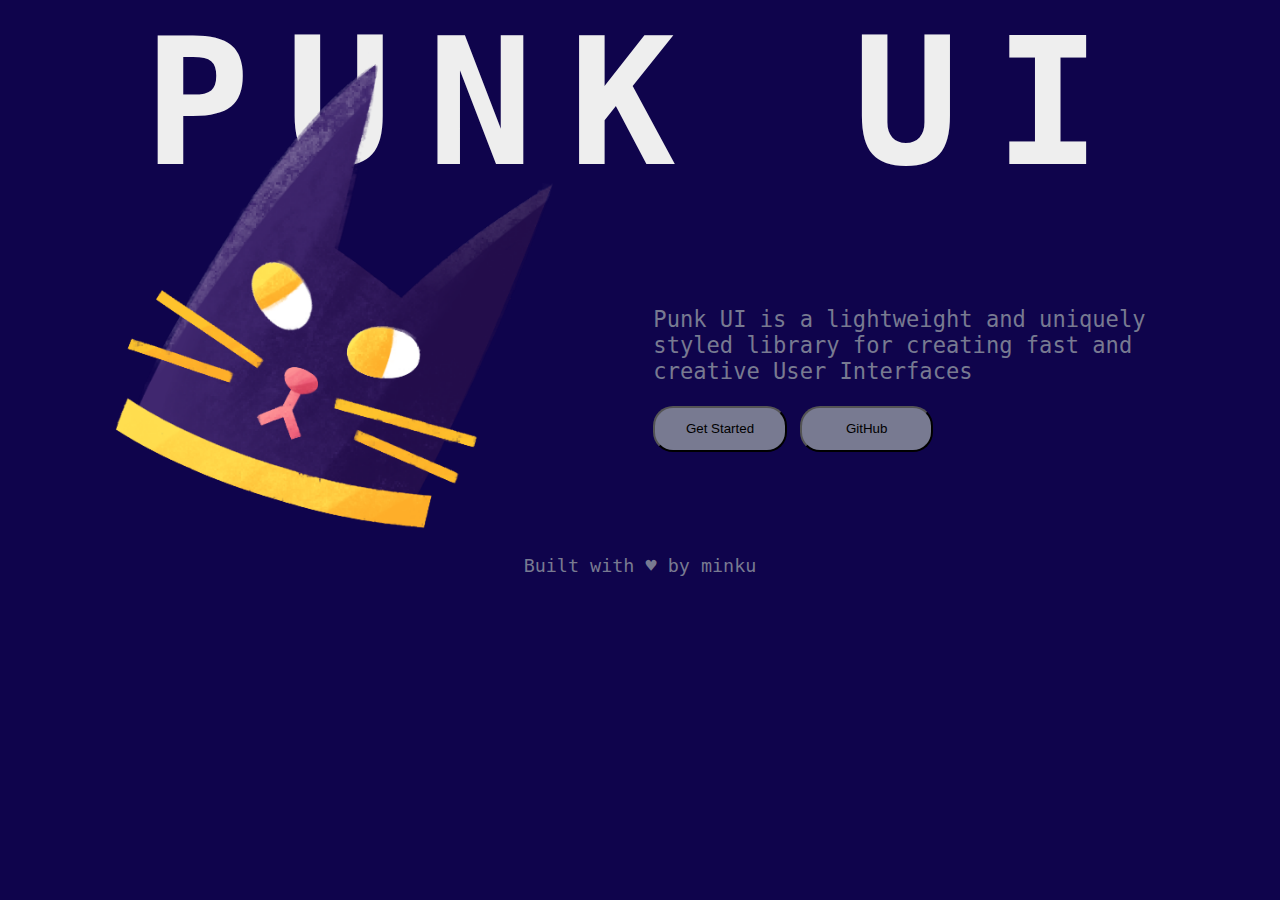
<file: index.html>
<!DOCTYPE html>
<html lang="en">
<head>
    <meta charset="UTF-8">
    <meta http-equiv="X-UA-Compatible" content="IE=edge">
    <meta name="viewport" content="width=device-width, initial-scale=1.0">
    <link rel="stylesheet" href="./css/docs.css">
    <title>Punk UI</title>
</head>
<body>
    <h1 class="brand-text">PUNK UI</h1>
    <div class="container">
        <!-- main  -->
        <main>
            <div class="flex-row">
                <img class="logo" src="./images/logo.png" alt="logo">
    
                <div class="info">
                    <p>Punk UI is a lightweight and uniquely styled library for creating fast and creative User Interfaces</p>
                    <div class="buttons">
                        <a href="./pages/usage.html"><button>Get Started</button></a>
                        <a href="https://github.com/minku-singh/punkui"><button>GitHub</button></a>
                    </div>
                </div>
            </div>
        </main>
    </div>
    <!-- footer  -->
    <footer>
        <small>Built with ♥ by <a href="https://github.com/minku-singh">minku</a></small>
    </footer>
</body>
</html>
</file>
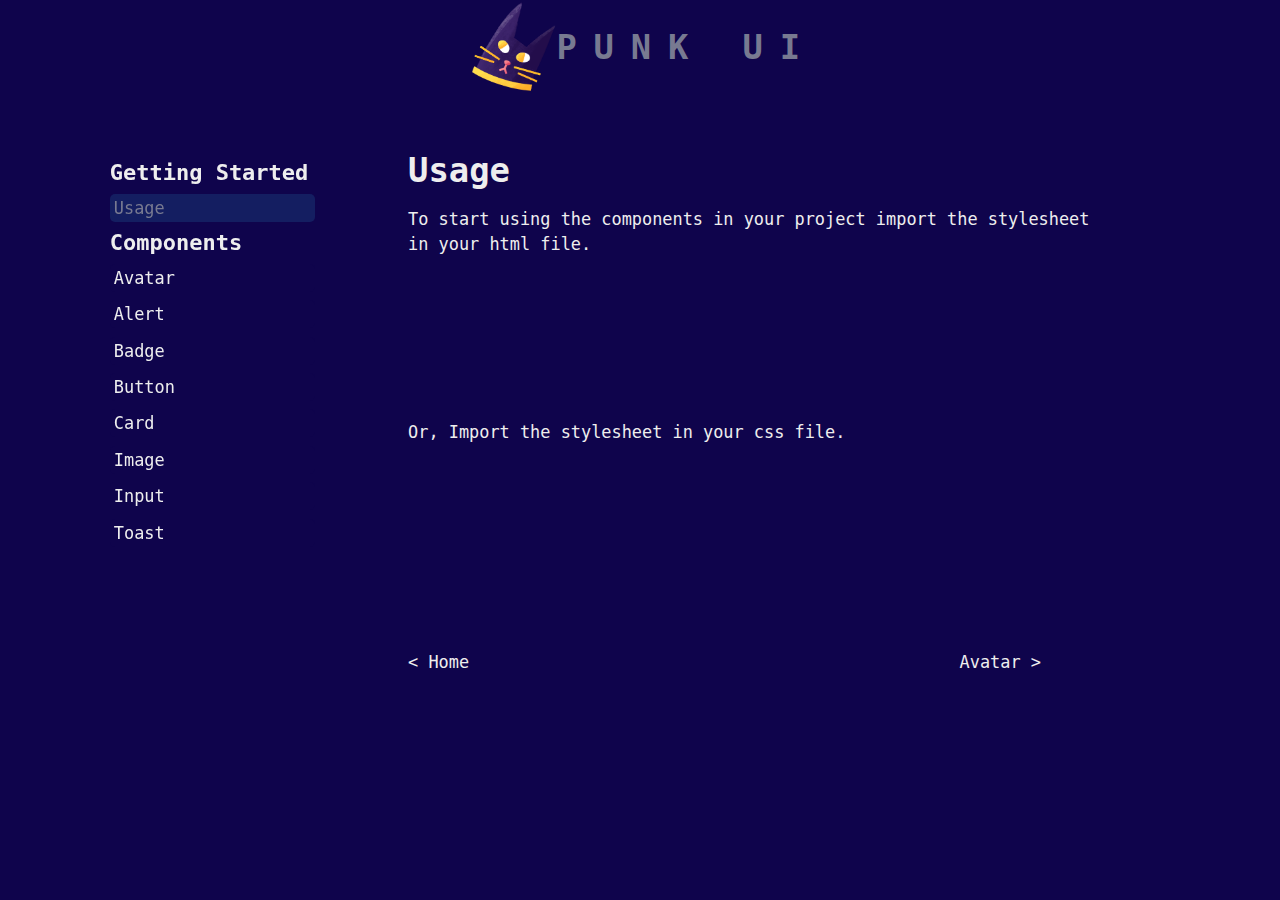
<file: pages/usage.html>
<!DOCTYPE html>
<html lang="en">
<head>
    <meta charset="UTF-8">
    <meta http-equiv="X-UA-Compatible" content="IE=edge">
    <meta name="viewport" content="width=device-width, initial-scale=1.0">
    <link rel="icon" type="image/x-icon" href="../images/logo.png">
    <link rel="stylesheet" href="../css/utilities.css">
    <link rel="stylesheet" href="../css/section.css">
    <link rel="stylesheet" href="../css/nav.css">
    <link rel="stylesheet" href="../css/footer.css">
    <link rel="stylesheet" href="../css/component.css">
    <link rel="stylesheet" href="../css/header.css">
    <title>Usage</title>
</head>
<body>
    <div class="container">
        <!-- common header  ---------------------------------------------->
        <header>
            <div class="brand">
                <a href="../index.html"><img src="../images/logo.png" alt="logo"></a>
                <a href="../index.html"><h1 class="brand-text">PUNK UI</h1></a>
            </div>
        </header>

        <!-- mid wrapper  -->
        <div class="section">
            <div class="nav">
                <h1 class="nav-heading">Getting Started</h1>
                <a style="color: #787A91;" href="./usage.html"><p style="background-color: #141e61;">Usage</p></a>
                <h1 class="nav-heading">Components</h1>
                <a href="./components/Avatar/avatar.html"><p>Avatar</p></a>
                <a href="./components/Alert/alert.html"><p>Alert</p></a>
                <a href="./components/Badge/badge.html"><p>Badge</p></a>
                <a href="./components/Button/Button.html"><p>Button</p></a>
                <a href="./components/Card/card.html"><p>Card</p></a>
                <a href="./components/Image/image.html"><p>Image</p></a>
                <a href="./components/Input/input.html"><p>Input</p></a>
                <!-- <a href="./components/List/list.html"><p>List</p></a>
                <a href="./components/Navigation/navigation.html"><p>Navigation</p></a> -->
                <a href="./components/Toast/toast.html"><p>Toast</p></a>
            </div>

            <!-- differing part  -------------------------------------------------------->
            <main>
                <div class="component">
                    <h1>Usage</h1>
                    <p>To start using the components in your project import the stylesheet in your html file.</p>

                    <iframe 
                        src="https://www.thiscodeworks.com/embed/62890a20e32f2d001518d164" 
                        style="width: 100%; height: 125px;" 
                        frameborder="0"
                        class="code-snippet"
                    ></iframe>

                    <p>Or, Import the stylesheet in your css file.</p>

                    <iframe 
                        src="https://www.thiscodeworks.com/embed/62898cf5e32f2d001518d18c" 
                        style="width: 100%; height: 99px;" 
                        frameborder="0"
                        class="code-snippet"
                    ></iframe>

                </div>
                <footer>
                    <a href="../index.html"><p>&lt; Home</p></a>
                    <a href="./components/Avatar/avatar.html"><p>Avatar &gt;</p></a>
                </footer>
            </main>
        </div>
    </div>
</body>
</html>
</file>
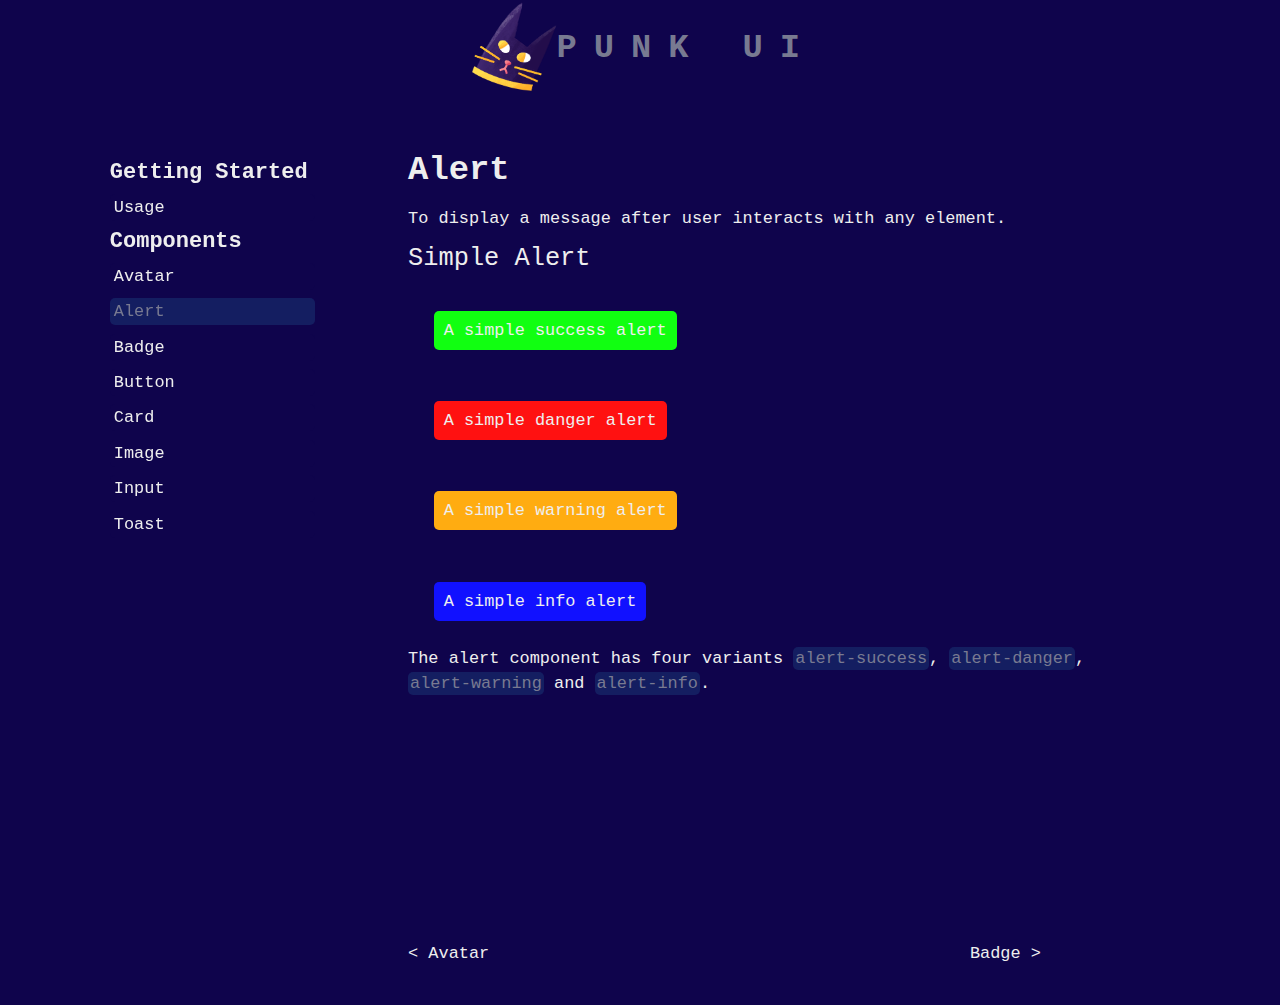
<file: pages/components/Alert/alert.html>
<!DOCTYPE html>
<html lang="en">
<head>
    <meta charset="UTF-8">
    <meta http-equiv="X-UA-Compatible" content="IE=edge">
    <meta name="viewport" content="width=device-width, initial-scale=1.0">
    <link rel="icon" type="image/x-icon" href="../../../images/logo.png">
    <link rel="stylesheet" href="../../../css/utilities.css">
    <link rel="stylesheet" href="../../../css/header.css">
    <link rel="stylesheet" href="../../../css/section.css">
    <link rel="stylesheet" href="../../../css/footer.css">
    <link rel="stylesheet" href="../../../css/component.css">
    <link rel="stylesheet" href="../../../css/nav.css">
    <link rel="stylesheet" href="./alert.css">
    <title>Alert</title>
</head>
<body>
    <div class="container">
        <!-- common header  ---------------------------------------------->
        <header>
            <div class="brand">
                <a href="../../../index.html"><img src="../../../images/logo.png" alt="logo"></a>
                <a href="../../../index.html"><h1 class="brand-text">PUNK UI</h1></a>
            </div>
        </header>

        <!-- mid wrapper  -->
        <div class="section">
            <div class="nav">
                <h1 class="nav-heading">Getting Started</h1>
                <a href="../../usage.html"><p>Usage</p></a>
                <h1 class="nav-heading">Components</h1>
                <a href="../Avatar/avatar.html"><p>Avatar</p></a>
                <a style="color: #787A91;" href="../Alert/alert.html"><p style="background-color: #141e61;">Alert</p></a>
                <a href="../Badge/badge.html"><p>Badge</p></a>
                <a href="../Button/Button.html"><p>Button</p></a>
                <a href="../Card/card.html"><p>Card</p></a>
                <a href="../Image/image.html"><p>Image</p></a>
                <a href="../Input/input.html"><p>Input</p></a>
                <!-- <a href="../List/list.html"><p>List</p></a>
                <a href="../Navigation/navigation.html"><p>Navigation</p></a> -->
                <a href="../Toast/toast.html"><p>Toast</p></a>
            </div>

            <!-- differing part  -------------------------------------------------------->
            <main>
                <div class="component">
                    <h1>Alert</h1>
                    <p>To display a message after user interacts with any element.</p>
                    <h2>Simple Alert</h2>
                    <section>
                        <div class="alert alert-success">A simple success alert</div>
                        <div class="alert alert-danger">A simple danger alert</div>
                        <div class="alert alert-warning">A simple warning alert</div>
                        <div class="alert alert-info">A simple info alert</div>
                    </section>
                    <p>The alert component has four variants <span class="highlight">alert-success</span>, <span class="highlight">alert-danger</span>, <span class="highlight">alert-warning</span> and <span class="highlight">alert-info</span>.</p>
                    <iframe 
                        src="https://www.thiscodeworks.com/embed/6289aaabe32f2d001518d1a3" 
                        style="width: 100%; height: 138px;" 
                        frameborder="0"
                        class="code-snippet"
                    ></iframe>
                </div>
                <footer>
                    <a href="../Avatar/avatar.html"><p>&lt; Avatar</p></a>
                    <a href="../Badge/badge.html"><p>Badge &gt;</p></a>
                </footer>
            </main>
        </div>
    </div>
</body>
</html>
</file>
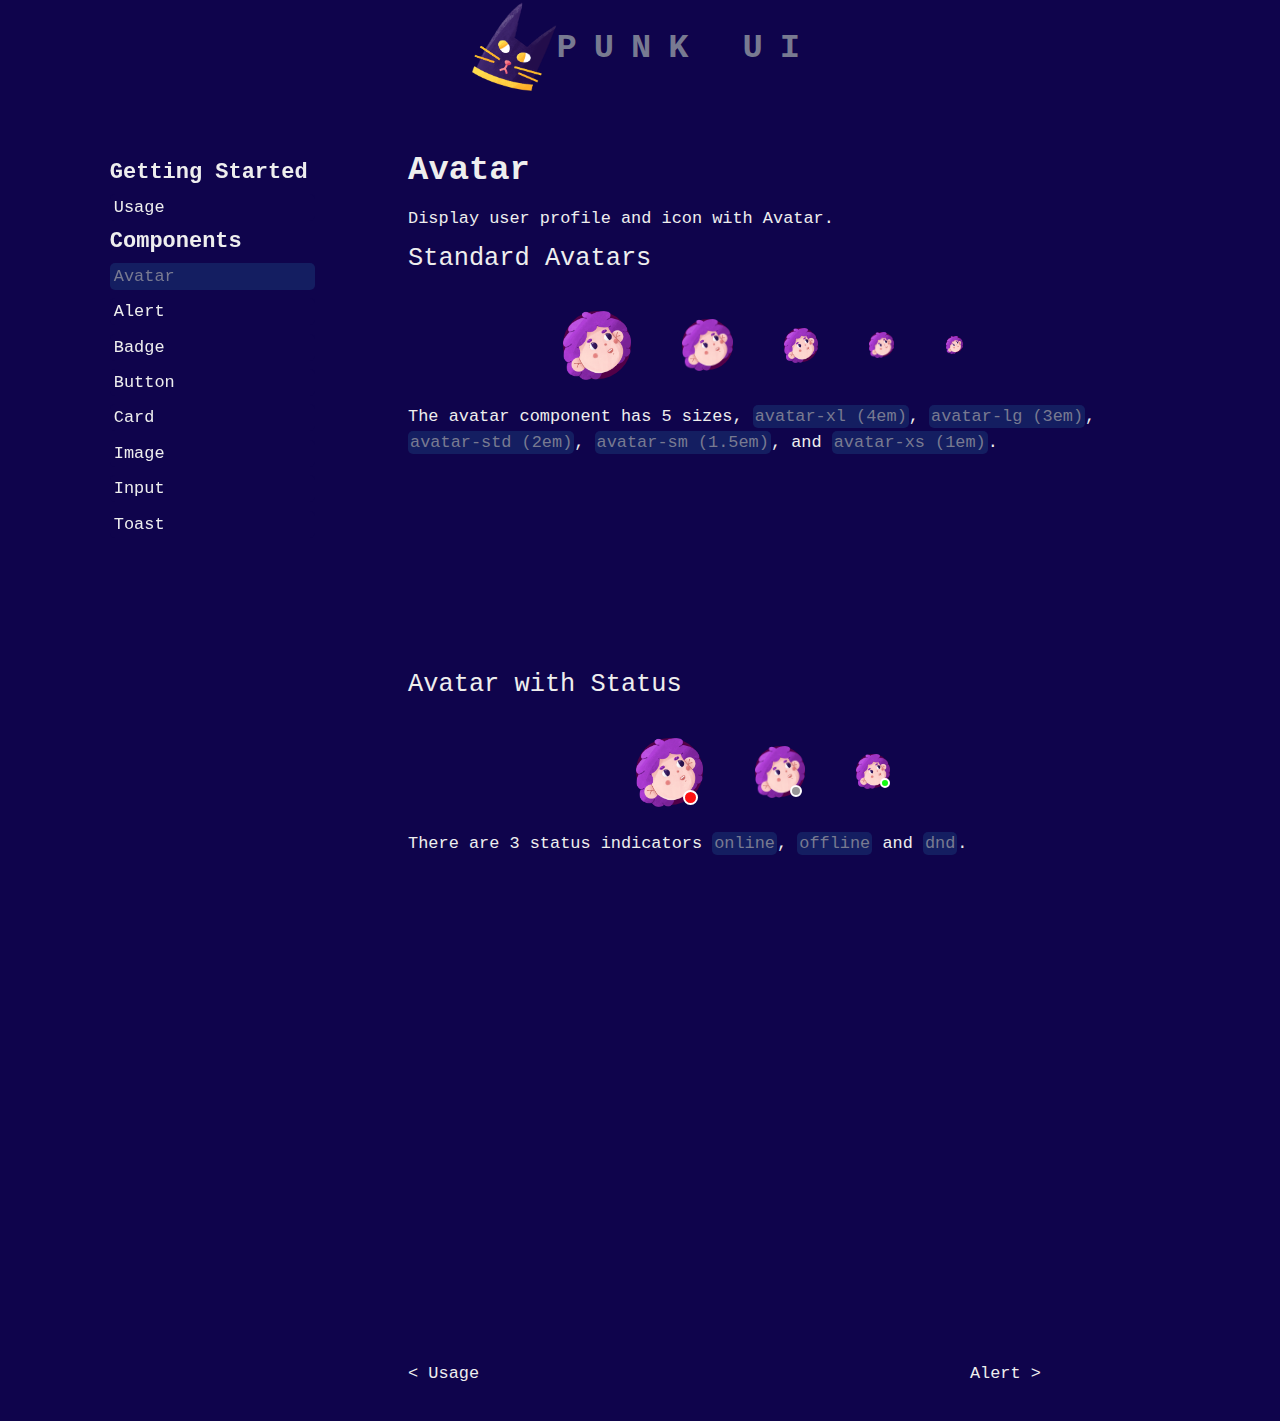
<file: pages/components/Avatar/avatar.html>
<!DOCTYPE html>
<html lang="en">
<head>
    <meta charset="UTF-8">
    <meta http-equiv="X-UA-Compatible" content="IE=edge">
    <meta name="viewport" content="width=device-width, initial-scale=1.0">
    <link rel="icon" type="image/x-icon" href="../../../images/logo.png">
    <link rel="stylesheet" href="../../../css/utilities.css">
    <link rel="stylesheet" href="../../../css/header.css">
    <link rel="stylesheet" href="../../../css/section.css">
    <link rel="stylesheet" href="../../../css/nav.css">
    <link rel="stylesheet" href="../../../css/footer.css">
    <link rel="stylesheet" href="../../../css/component.css">
    <link rel="stylesheet" href="./avatar.css">
    <title>Avatar</title>
</head>
<body>
    <div class="container">
        <!-- common header  ---------------------------------------------->
        <header>
            <div class="brand">
                <a href="../../../index.html"><img src="../../../images/logo.png" alt="logo"></a>
                <a href="../../../index.html"><h1 class="brand-text">PUNK UI</h1></a>
            </div>
        </header>

        <!-- mid wrapper  -->
        <div class="section">
            <div class="nav">
                <h1 class="nav-heading">Getting Started</h1>
                <a href="../../usage.html"><p>Usage</p></a>
                <h1 class="nav-heading">Components</h1>
                <a style="color: #787A91;" href="../Avatar/avatar.html"><p style="background-color: #141e61;">Avatar</p></a>
                <a href="../Alert/alert.html"><p>Alert</p></a>
                <a href="../Badge/badge.html"><p>Badge</p></a>
                <a href="../Button/Button.html"><p>Button</p></a>
                <a href="../Card/card.html"><p>Card</p></a>
                <a href="../Image/image.html"><p>Image</p></a>
                <a href="../Input/input.html"><p>Input</p></a>
                <!-- <a href="../List/list.html"><p>List</p></a>
                <a href="../Navigation/navigation.html"><p>Navigation</p></a> -->
                <a href="../Toast/toast.html"><p>Toast</p></a>
            </div>

            <!-- differing part  -------------------------------------------------------->
            <main>
                <div class="component">
                    <h1>Avatar</h1>
                    <p>Display user profile and icon with Avatar.</p>

                    <h2>Standard Avatars</h2>
                    <!-- avatar  ------------------------------------------------->
                    <section>
                        <figure class="avatar avatar-xl">
                            <img src="../../../images/avatar.png" alt="avatar">
                        </figure>
                        <figure class="avatar avatar-lg">
                            <img src="../../../images/avatar.png" alt="avatar">
                        </figure>
                        <figure class="avatar avatar-std">
                            <img src="../../../images/avatar.png" alt="avatar">
                        </figure>
                        <figure class="avatar avatar-sm">
                            <img src="../../../images/avatar.png" alt="avatar">
                        </figure>
                        <figure class="avatar avatar-xs">
                            <img src="../../../images/avatar.png" alt="avatar">
                        </figure>
                    </section>
                    <p>The avatar component has 5 sizes, <span class="highlight">avatar-xl (4em)</span>, <span class="highlight">avatar-lg (3em)</span>, <span class="highlight">avatar-std (2em)</span>, <span class="highlight">avatar-sm (1.5em)</span>, and <span class="highlight">avatar-xs (1em)</span>.</p>
                    
                    <iframe 
                        src="https://www.thiscodeworks.com/embed/62899753e32f2d001518d18f" 
                        style="width: 100%; height: 164px;" 
                        frameborder="0"
                        class="code-snippet"
                    ></iframe>

                    <h2>Avatar with Status</h2>
                    <!-- avatar with status  -->
                    <section>
                        <figure class="avatar avatar-xl">
                            <img src="../../../images/avatar.png" alt="avatar">
                            <div class="avatar-status dnd"></div>
                        </figure>
                        <figure class="avatar avatar-lg">
                            <img src="../../../images/avatar.png" alt="avatar">
                            <div class="avatar-status offline"></div>
                        </figure>
                        <figure class="avatar avatar-std">
                            <img src="../../../images/avatar.png" alt="avatar">
                            <div class="avatar-status online"></div>
                        </figure>
                    </section>

                    <p>There are 3 status indicators <span class="highlight">online</span>, <span class="highlight">offline</span> and <span class="highlight">dnd</span>.</p>
                    <iframe 
                        src="https://www.thiscodeworks.com/embed/62899cabe32f2d001518d199" 
                        style="width: 100%; height: 398px;" 
                        frameborder="0"
                        class="code-snippet"
                    ></iframe>

                </div>
                <footer>
                    <a href="../../usage.html"><p>&lt; Usage</p></a>
                    <a href="../Alert/alert.html"><p>Alert &gt;</p></a>
                </footer>
            </main>
        </div>
    </div>
</body>
</html>
</file>
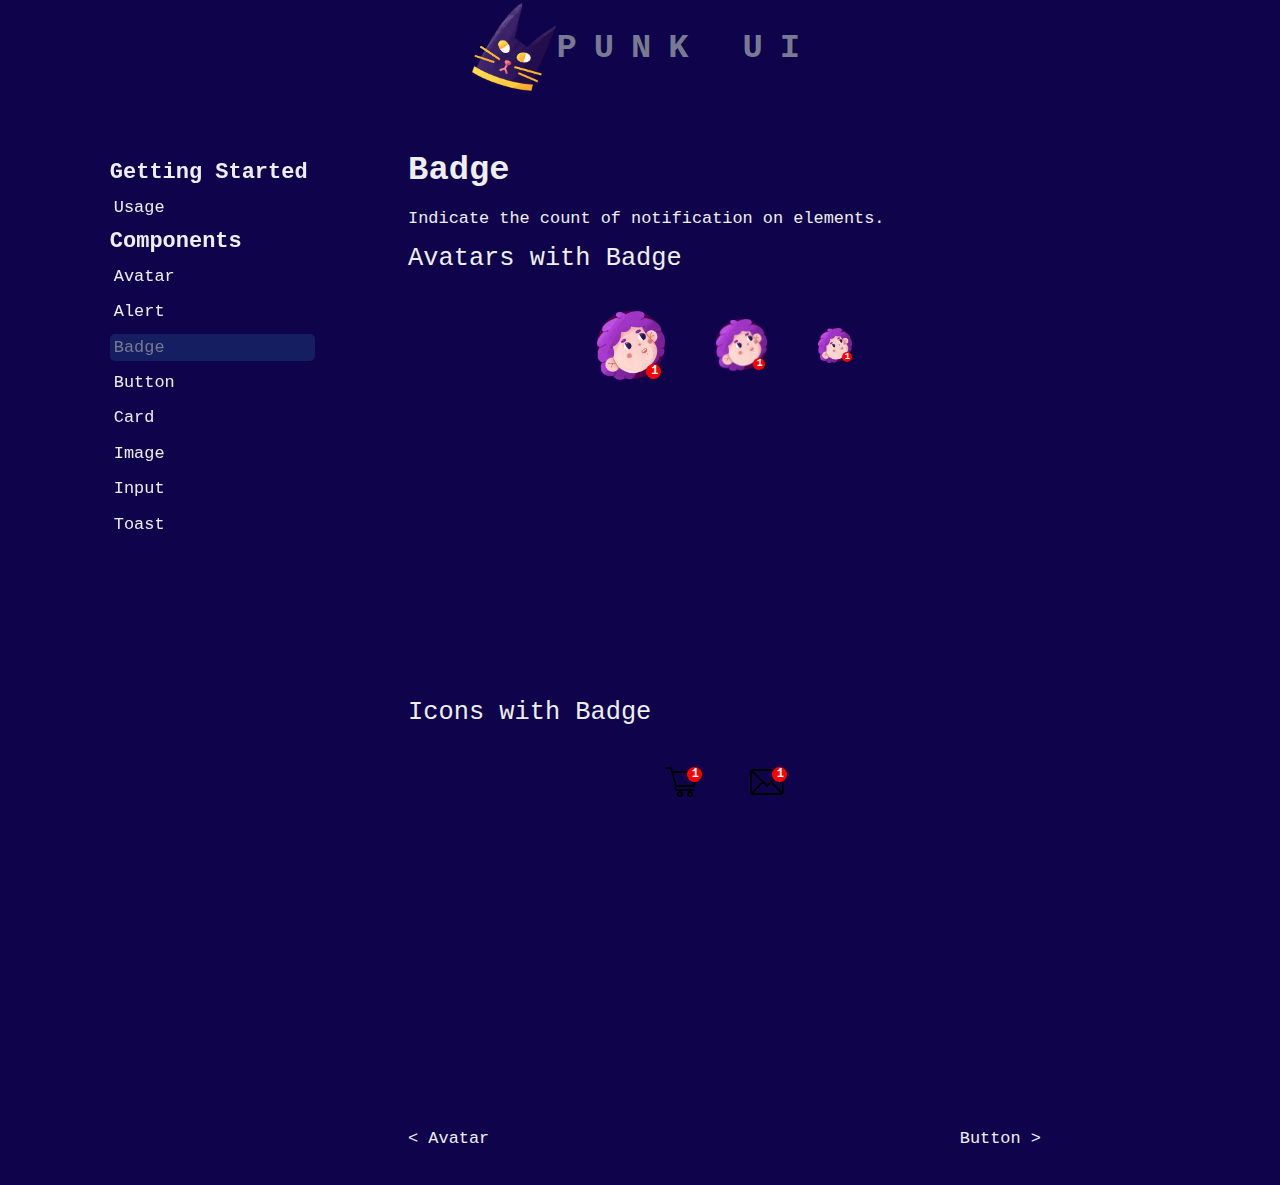
<file: pages/components/Badge/badge.html>
<!DOCTYPE html>
<html lang="en">
<head>
    <meta charset="UTF-8">
    <meta http-equiv="X-UA-Compatible" content="IE=edge">
    <meta name="viewport" content="width=device-width, initial-scale=1.0">
    <link rel="icon" type="image/x-icon" href="../../../images/logo.png">
    <link rel="stylesheet" href="../../../css/utilities.css">
    <link rel="stylesheet" href="../../../css/header.css">
    <link rel="stylesheet" href="../../../css/section.css">
    <link rel="stylesheet" href="../../../css/nav.css">
    <link rel="stylesheet" href="../../../css/footer.css">
    <link rel="stylesheet" href="../../../css/component.css">
    <link rel="stylesheet" href="./../Avatar/avatar.css">
    <link rel="stylesheet" href="./badge.css">
    <title>Badge</title>
</head>
<body>
    <div class="container">
        <!-- common header  ---------------------------------------------->
        <header>
            <div class="brand">
                <a href="../../../index.html"><img src="../../../images/logo.png" alt="logo"></a>
                <a href="../../../index.html"><h1 class="brand-text">PUNK UI</h1></a>
            </div>
        </header>

        <!-- mid wrapper  -->
        <div class="section">
            <div class="nav">
                <h1 class="nav-heading">Getting Started</h1>
                <a href="../../usage.html"><p>Usage</p></a>
                <h1 class="nav-heading">Components</h1>
                <a href="../Avatar/avatar.html"><p>Avatar</p></a>
                <a href="../Alert/alert.html"><p>Alert</p></a>
                <a style="color: #787A91;" href="../Badge/badge.html"><p style="background-color: #141e61;">Badge</p></a>
                <a href="../Button/Button.html"><p>Button</p></a>
                <a href="../Card/card.html"><p>Card</p></a>
                <a href="../Image/image.html"><p>Image</p></a>
                <a href="../Input/input.html"><p>Input</p></a>
                <!-- <a href="../List/list.html"><p>List</p></a>
                <a href="../Navigation/navigation.html"><p>Navigation</p></a> -->
                <a href="../Toast/toast.html"><p>Toast</p></a>
            </div>

            <!-- differing part  -------------------------------------------------------->
            <main>
                <div class="component">
                    <h1>Badge</h1>
                    <p>Indicate the count of notification on elements.</p>

                    <!-- badge  -------------------------------------------------->
                    <h2>Avatars with Badge</h2>
                    <section>
                        <figure class="avatar avatar-xl badge">
                            <img src="../../../images/avatar.png" alt="badge">
                            <div class="badge-count">1</div>
                        </figure>
                        <figure class="avatar avatar-lg badge">
                            <img src="../../../images/avatar.png" alt="badge">
                            <div class="badge-count">1</div>
                        </figure>
                        <figure class="avatar avatar-std badge">
                            <img src="../../../images/avatar.png" alt="badge">
                            <div class="badge-count">1</div>
                        </figure>
                    </section>

                    <iframe 
                        src="https://www.thiscodeworks.com/embed/6289ad72e32f2d001518d1a4" 
                        style="width: 100%; height: 242px;" 
                        frameborder="0"
                        class="code-snippet"
                    ></iframe>

                    <h2>Icons with Badge</h2>
                    <!-- badge with icons  -->
                    <section>
                        <figure class="icon badge">
                                <img src="../../../images/shopping-cart.png" alt="cart">
                                <div class="badge-count">1</div>
                        </figure> 
                        <figure class="icon badge">
                                <img src="../../../images/email.png" alt="email">
                                <div class="badge-count">1</div>
                        </figure> 
                    </section>

                    <iframe 
                        src="https://www.thiscodeworks.com/embed/6289ae37e32f2d001518d1a5" 
                        style="width: 100%; height: 190px;" 
                        frameborder="0"
                        class="code-snippet"
                    ></iframe>
                </div>
                <footer>
                    <a href="../Avatar/avatar.html"><p>&lt; Avatar</p></a>
                    <a href="../Button/Button.html"><p>Button &gt;</p></a>
                </footer>
            </main>
        </div>
    </div>
</body>
</html>
</file>
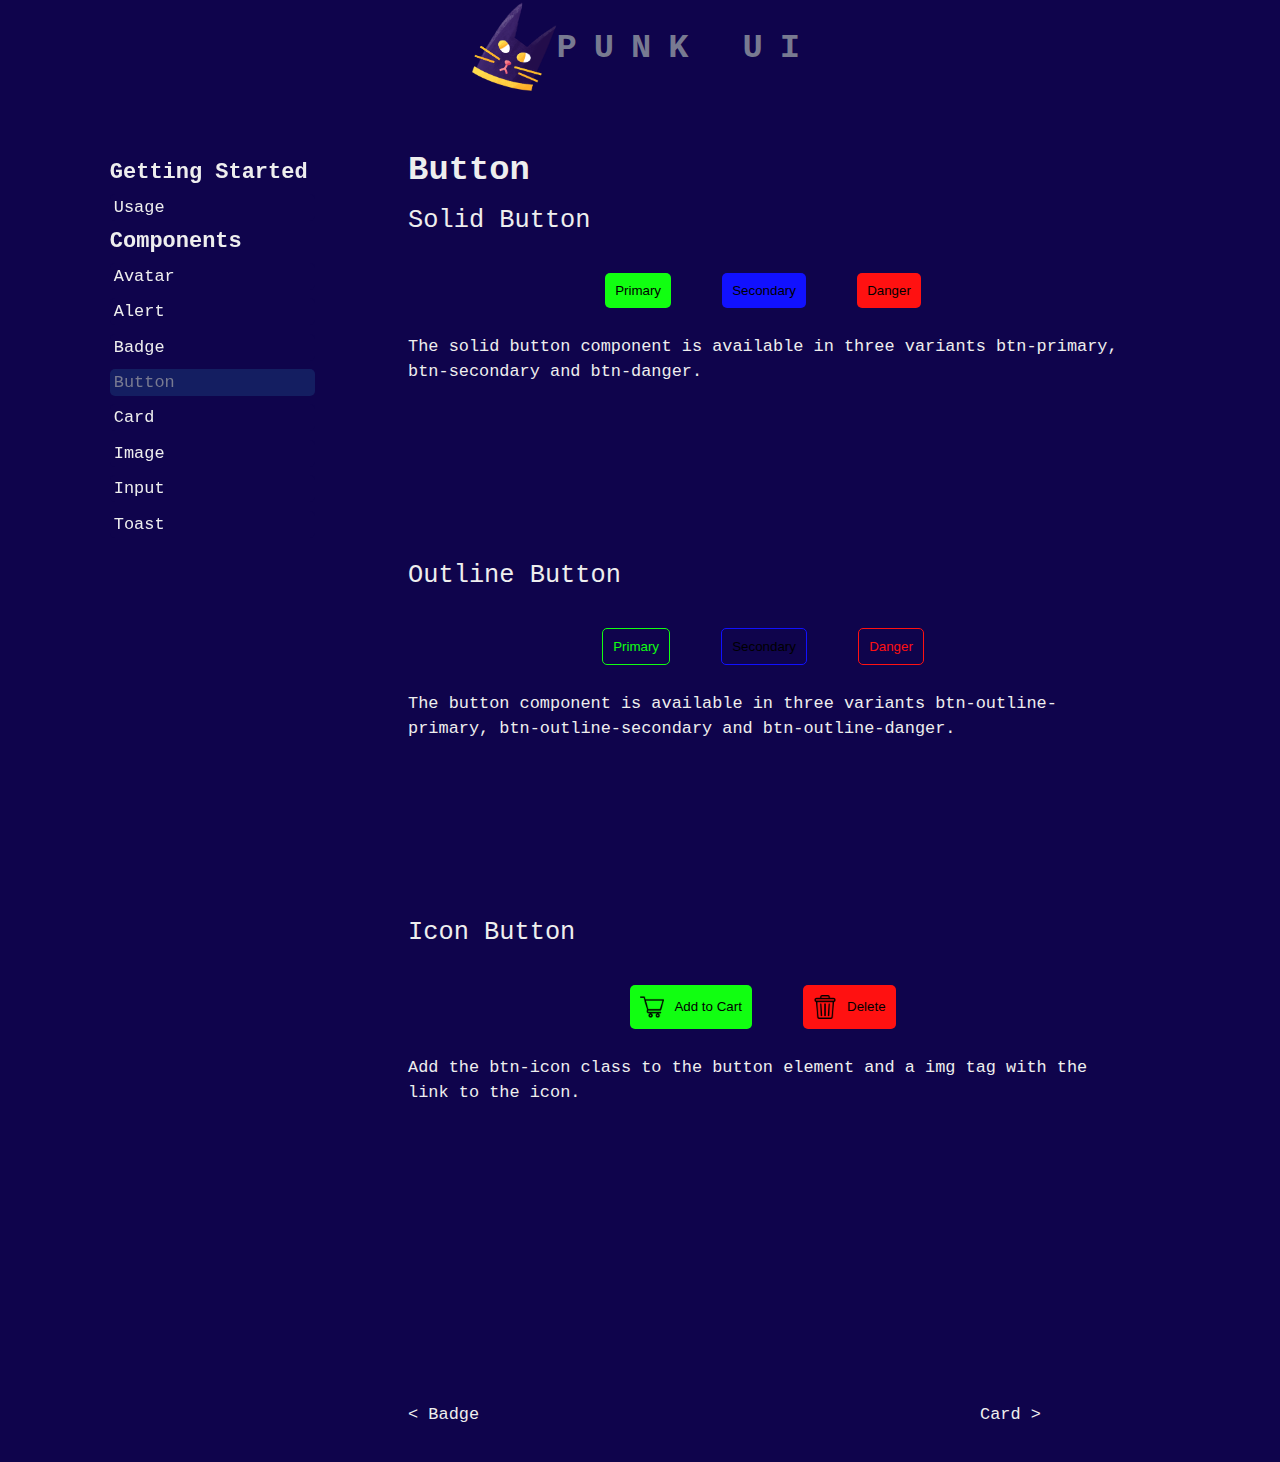
<file: pages/components/Button/Button.html>
<!DOCTYPE html>
<html lang="en">
<head>
    <meta charset="UTF-8">
    <meta http-equiv="X-UA-Compatible" content="IE=edge">
    <meta name="viewport" content="width=device-width, initial-scale=1.0">
    <link rel="icon" type="image/x-icon" href="../../../images/logo.png">
    <link rel="stylesheet" href="../../../css/utilities.css">
    <link rel="stylesheet" href="../../../css/header.css">
    <link rel="stylesheet" href="../../../css/section.css">
    <link rel="stylesheet" href="../../../css/nav.css">
    <link rel="stylesheet" href="../../../css/footer.css">
    <link rel="stylesheet" href="../../../css/component.css">
    <link rel="stylesheet" href="./button.css">
    <title>Button</title>
</head>
<body>
    <div class="container">
        <!-- common header  ---------------------------------------------->
        <header>
            <div class="brand">
                <a href="../../../index.html"><img src="../../../images/logo.png" alt="logo"></a>
                <a href="../../../index.html"><h1 class="brand-text">PUNK UI</h1></a>
            </div>
        </header>

        <!-- mid wrapper  -->
        <div class="section">
            <div class="nav">
                <h1 class="nav-heading">Getting Started</h1>
                <a href="../../usage.html"><p>Usage</p></a>
                <h1 class="nav-heading">Components</h1>
                <a href="../Avatar/avatar.html"><p>Avatar</p></a>
                <a href="../Alert/alert.html"><p>Alert</p></a>
                <a href="../Badge/badge.html"><p>Badge</p></a>
                <a style="color: #787A91;" href="../Button/Button.html"><p style="background-color: #141e61;">Button</p></a>
                <a href="../Card/card.html"><p>Card</p></a>
                <a href="../Image/image.html"><p>Image</p></a>
                <a href="../Input/input.html"><p>Input</p></a>
                <!-- <a href="../List/list.html"><p>List</p></a>
                <a href="../Navigation/navigation.html"><p>Navigation</p></a> -->
                <a href="../Toast/toast.html"><p>Toast</p></a>
            </div>

            <!-- differing part  -------------------------------------------------------->
            <main>
                <div class="component">
                    <h1>Button</h1>

                    <!-- solid button  ------------------------------------------------>
                    <h2>Solid Button</h2>
                    <section>
                        <button class="btn btn-primary">Primary</button>
                        <button class="btn btn-secondary">Secondary</button>
                        <button class="btn btn-danger">Danger</button>
                    </section>
                    <p>The solid button component is available in three variants btn-primary, btn-secondary and btn-danger.</p>
                    <iframe 
                        src="https://www.thiscodeworks.com/embed/6289b2e0e32f2d001518d1a7" 
                        style="width: 100%; height: 125px;" 
                        frameborder="0"
                        class="code-snippet"
                    ></iframe>

                    <!-- outline button  -->
                    <h2>Outline Button</h2>
                    <section>
                        <button class="btn btn-outline-primary">Primary</button>
                        <button class="btn btn-outline-secondary">Secondary</button>
                        <button class="btn btn-outline-danger">Danger</button>
                    </section>
                    <p>The button component is available in three variants btn-outline-primary, btn-outline-secondary and btn-outline-danger.</p>
                    <iframe 
                        src="https://www.thiscodeworks.com/embed/6289b35fe32f2d001518d1a8" 
                        style="width: 100%; height: 125px;" 
                        frameborder="0"
                        class="code-snippet"
                    ></iframe>

                    <!-- icon buttons  -->
                    <h2>Icon Button</h2>
                    <section>
                        <button class="btn btn-icon btn-primary">
                            <img src="../../../images/shopping-cart.png" alt="cart">
                            <span>Add to Cart</span>
                        </button>
                        <button class="btn btn-icon btn-danger">
                            <img src="../../../images/bin.png" alt="bin">
                            <span>Delete</span>
                        </button>
                    </section>
                    <p>Add the btn-icon class to the button element and a img tag with the link to the icon.</p>
                    <iframe 
                        src="https://www.thiscodeworks.com/embed/6289b41ae32f2d001518d1a9" 
                        style="width: 100%; height: 190px;" 
                        frameborder="0"
                        class="code-snippet"
                    ></iframe>

                </div>
                <footer>
                    <a href="../Badge/badge.html"><p>&lt; Badge</p></a>
                    <a href="../Card/card.html"><p>Card &gt;</p></a>
                </footer>
            </main>
        </div>
    </div>
</body>
</html>
</file>
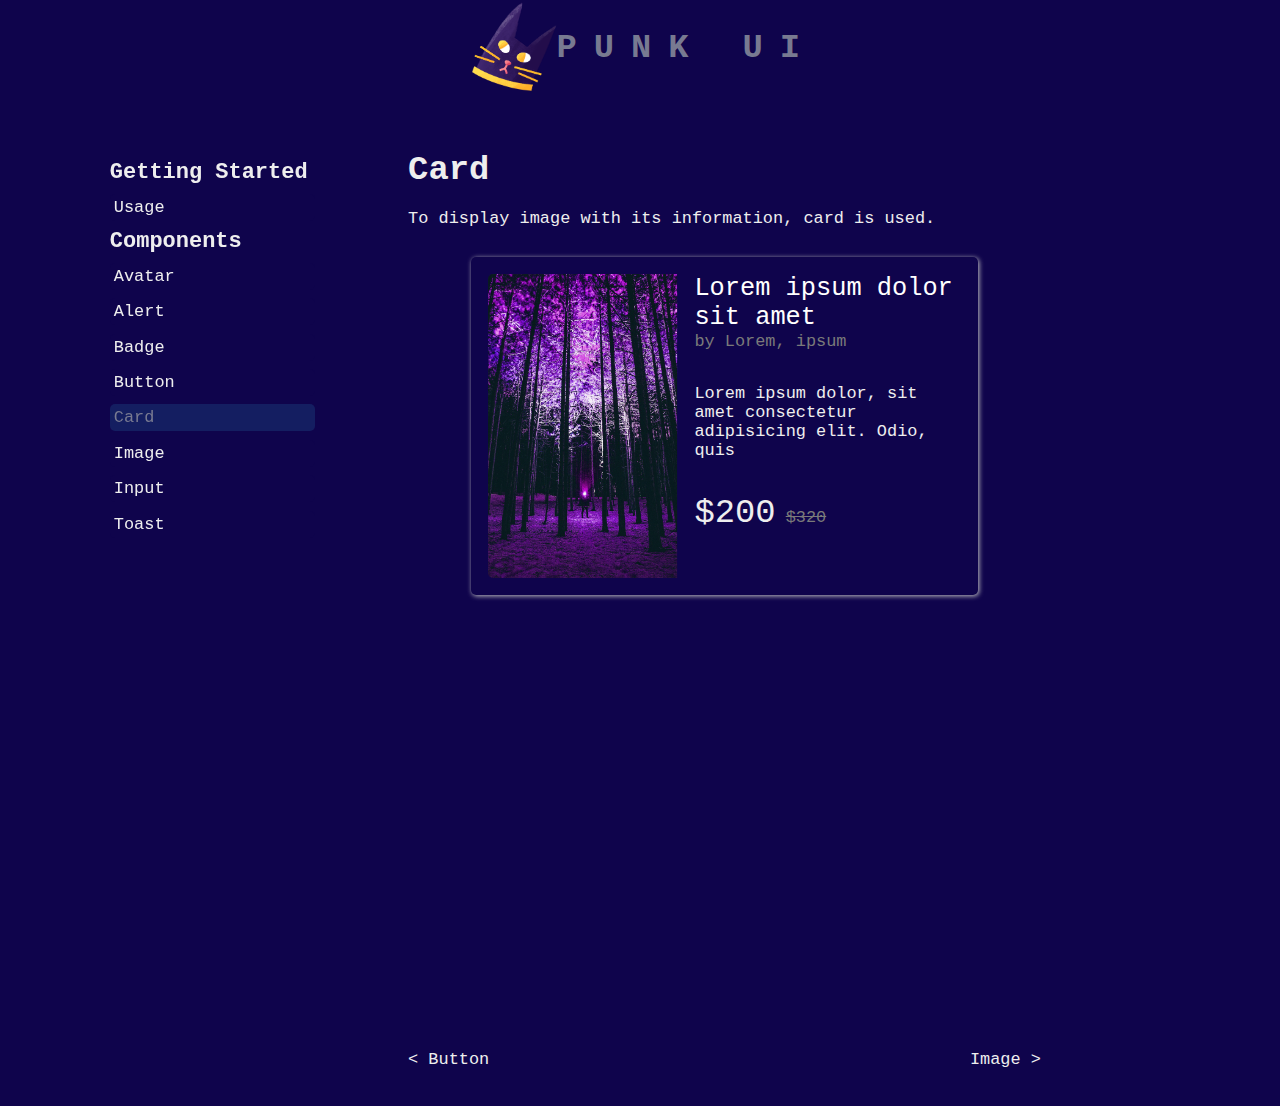
<file: pages/components/Card/card.html>
<!DOCTYPE html>
<html lang="en">
<head>
    <meta charset="UTF-8">
    <meta http-equiv="X-UA-Compatible" content="IE=edge">
    <meta name="viewport" content="width=device-width, initial-scale=1.0">
    <link rel="icon" type="image/x-icon" href="../../../images/logo.png">
    <link rel="stylesheet" href="../../../css/utilities.css">
    <link rel="stylesheet" href="../../../css/header.css">
    <link rel="stylesheet" href="../../../css/section.css">
    <link rel="stylesheet" href="../../../css/nav.css">
    <link rel="stylesheet" href="../../../css/footer.css">
    <link rel="stylesheet" href="../../../css/component.css">
    <link rel="stylesheet" href="./card.css">
    <title>Card</title>
</head>
<body>
    <div class="container">
        <!-- common header  ---------------------------------------------->
        <header>
            <div class="brand">
                <a href="../../../index.html"><img src="../../../images/logo.png" alt="logo"></a>
                <a href="../../../index.html"><h1 class="brand-text">PUNK UI</h1></a>
            </div>
        </header>

        <!-- mid wrapper  -->
        <div class="section">
            <div class="nav">
                <h1 class="nav-heading">Getting Started</h1>
                <a href="../../usage.html"><p>Usage</p></a>
                <h1 class="nav-heading">Components</h1>
                <a href="../Avatar/avatar.html"><p>Avatar</p></a>
                <a href="../Alert/alert.html"><p>Alert</p></a>
                <a href="../Badge/badge.html"><p>Badge</p></a>
                <a href="../Button/Button.html"><p>Button</p></a>
                <a style="color: #787A91;" href="../Card/card.html"><p style="background-color: #141e61;">Card</p></a>
                <a href="../Image/image.html"><p>Image</p></a>
                <a href="../Input/input.html"><p>Input</p></a>
                <!-- <a href="../List/list.html"><p>List</p></a>
                <a href="../Navigation/navigation.html"><p>Navigation</p></a> -->
                <a href="../Toast/toast.html"><p>Toast</p></a>
            </div>

            <!-- differing part  -------------------------------------------------------->
            <main>
                <div class="component">
                    <h1>Card</h1>
                    <p>To display image with its information, card is used.</p>

                    <section>
                        <div class="card card-hz">
                            <img src="../../../images/card-img.jpg" class="cover" alt="nature">
                            <!-- <button class="card-icon">
                                <img src="./images/email.png" alt="email">
                            </button> -->
                            <div class="card-text">
                                <a href="#">
                                    <div class="card-heading">
                                        Lorem ipsum dolor sit amet
                                    </div>
                                </a>
                                <div class="card-sub-heading">
                                    by Lorem, ipsum
                                </div>
                                <div class="card-para">Lorem ipsum dolor, sit amet consectetur adipisicing elit. Odio, quis</div>
                                <div class="card-price">
                                    <span class="price">$200</span>
                                    <span class="price-original">$320</span>
                                </div>
                            </div>
                        </div>
                    </section>

                    <iframe 
                        src="https://www.thiscodeworks.com/embed/628a6b190b60ca0015a88276" 
                        style="width: 100%; height: 320px;" 
                        frameborder="0"
                        class="code-snippet"
                    ></iframe>

                </div>
                <footer>
                    <a href="../Button/Button.html"><p>&lt; Button</p></a>
                    <a href="../Image/image.html"><p>Image &gt;</p></a>
                </footer>
            </main>
        </div>
    </div>
</body>
</html>
</file>
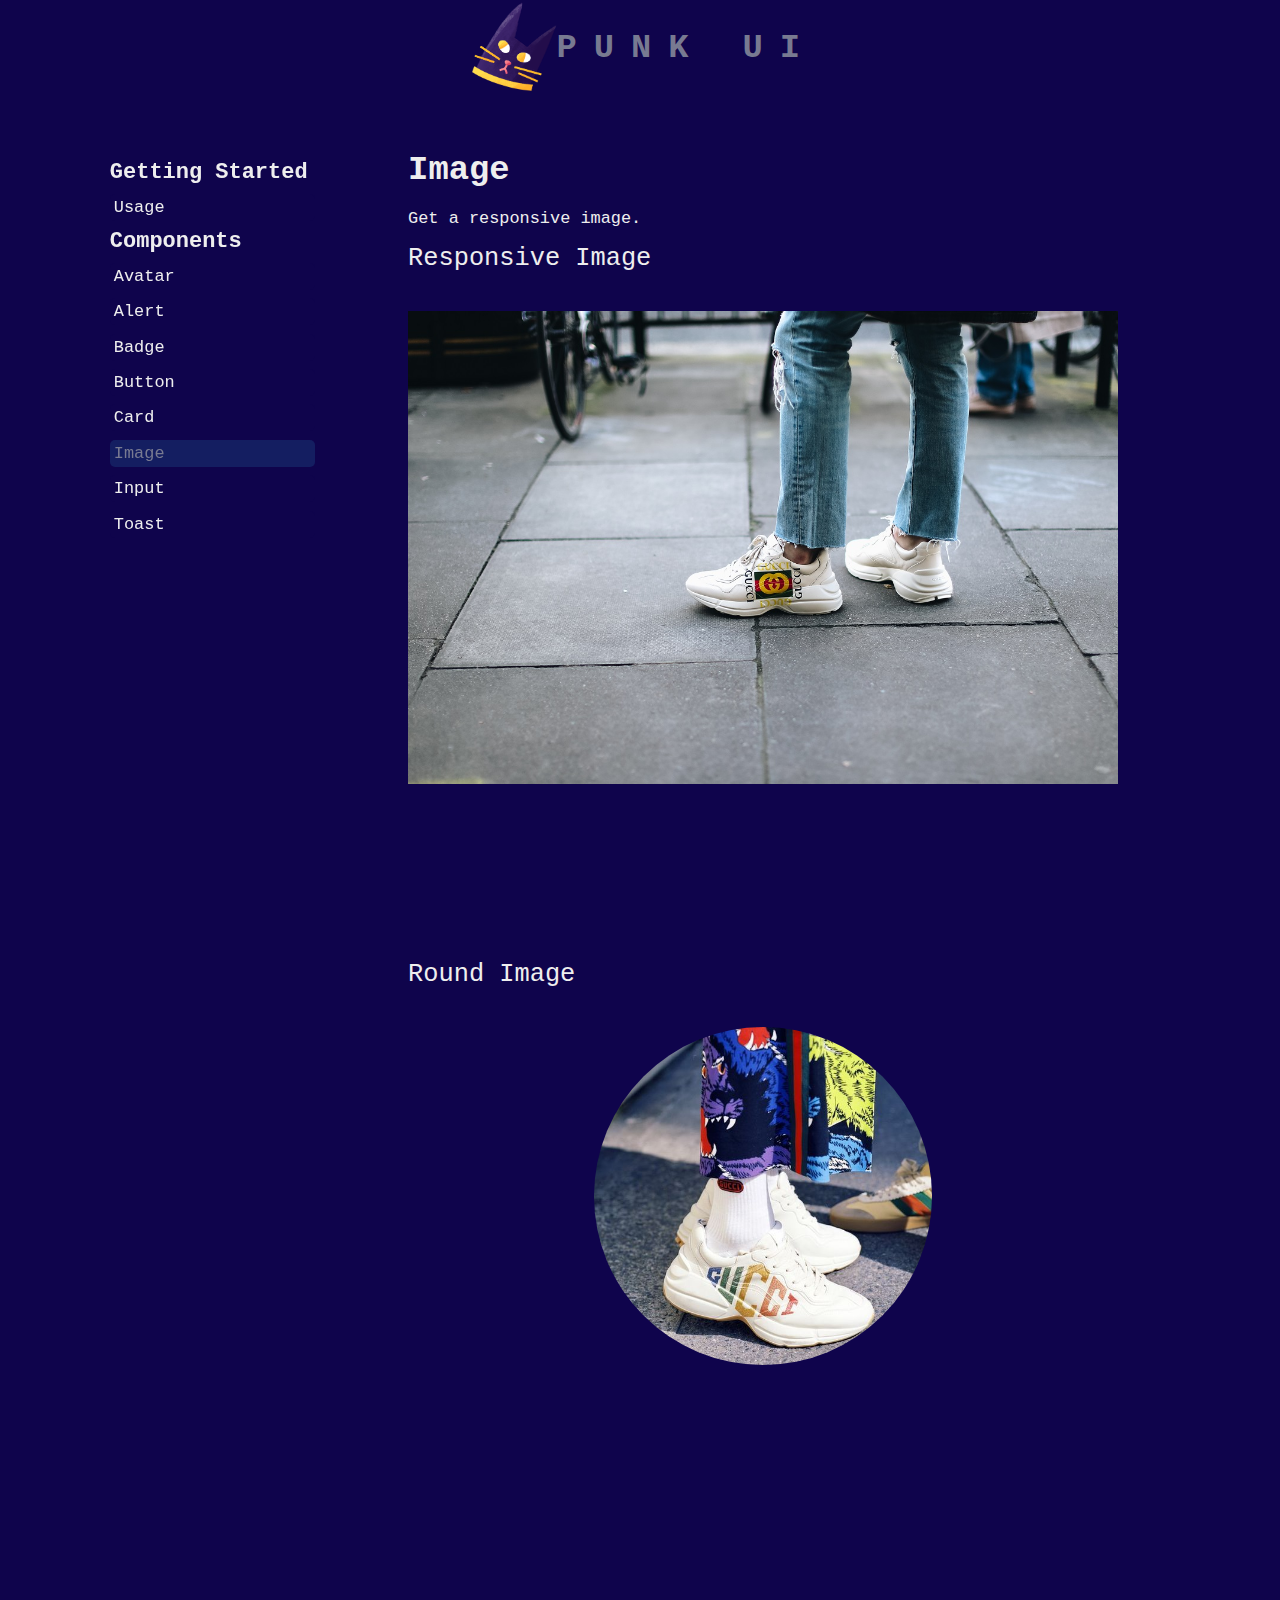
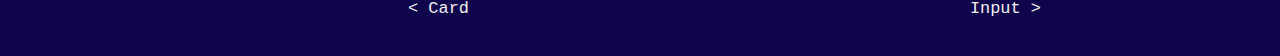
<file: pages/components/Image/image.html>
<!DOCTYPE html>
<html lang="en">
<head>
    <meta charset="UTF-8">
    <meta http-equiv="X-UA-Compatible" content="IE=edge">
    <meta name="viewport" content="width=device-width, initial-scale=1.0">
    <link rel="icon" type="image/x-icon" href="../../../images/logo.png">
    <link rel="stylesheet" href="../../../css/utilities.css">
    <link rel="stylesheet" href="../../../css/header.css">
    <link rel="stylesheet" href="../../../css/section.css">
    <link rel="stylesheet" href="../../../css/nav.css">
    <link rel="stylesheet" href="../../../css/footer.css">
    <link rel="stylesheet" href="../../../css/component.css">
    <link rel="stylesheet" href="./image.css">
    <title>Image</title>
</head>
<body>
    <div class="container">
        <!-- common header  ---------------------------------------------->
        <header>
            <div class="brand">
                <a href="../../../index.html"><img src="../../../images/logo.png" alt="logo"></a>
                <a href="../../../index.html"><h1 class="brand-text">PUNK UI</h1></a>
            </div>
        </header>

        <!-- mid wrapper  -->
        <div class="section">
            <div class="nav">
                <h1 class="nav-heading">Getting Started</h1>
                <a href="../../usage.html"><p>Usage</p></a>
                <h1 class="nav-heading">Components</h1>
                <a href="../Avatar/avatar.html"><p>Avatar</p></a>
                <a href="../Alert/alert.html"><p>Alert</p></a>
                <a href="../Badge/badge.html"><p>Badge</p></a>
                <a href="../Button/Button.html"><p>Button</p></a>
                <a href="../Card/card.html"><p>Card</p></a>
                <a style="color: #787A91;" href="../Image/image.html"><p style="background-color: #141e61;">Image</p></a>
                <a href="../Input/input.html"><p>Input</p></a>
                <!-- <a href="../List/list.html"><p>List</p></a>
                <a href="../Navigation/navigation.html"><p>Navigation</p></a> -->
                <a href="../Toast/toast.html"><p>Toast</p></a>
            </div>

            <!-- differing part  -------------------------------------------------------->
            <main>
                <div class="component">
                    <h1>Image</h1>
                    <p>Get a responsive image.</p>

                    <h2>Responsive Image</h2>
                    <section>
                        <img src="../../../images/gucci-res.jpg" class="img-res" alt="gucci">
                    </section>

                    <iframe 
                        src="https://www.thiscodeworks.com/embed/628a6cc40b60ca0015a88278" 
                        style="width: 100%; height: 99px;" 
                        frameborder="0"
                        class="code-snippet"
                    ></iframe>
                
                    <h2>Round Image</h2>
                    <section>
                        <img src="../../../images/gucci-round.jpg" class="img-round" alt="gucci">
                    </section>

                    <iframe 
                        src="https://www.thiscodeworks.com/embed/628a6d3f0b60ca0015a8827b" 
                        style="width: 100%; height: 99px;" 
                        frameborder="0"
                        class="code-snippet"
                    ></iframe>

                </div>
                <footer>
                    <a href="../Card/card.html"><p>&lt; Card</p></a>
                    <a href="../Input/input.html"><p>Input &gt;</p></a>
                </footer>
            </main>
        </div>
    </div>
</body>
</html>
</file>
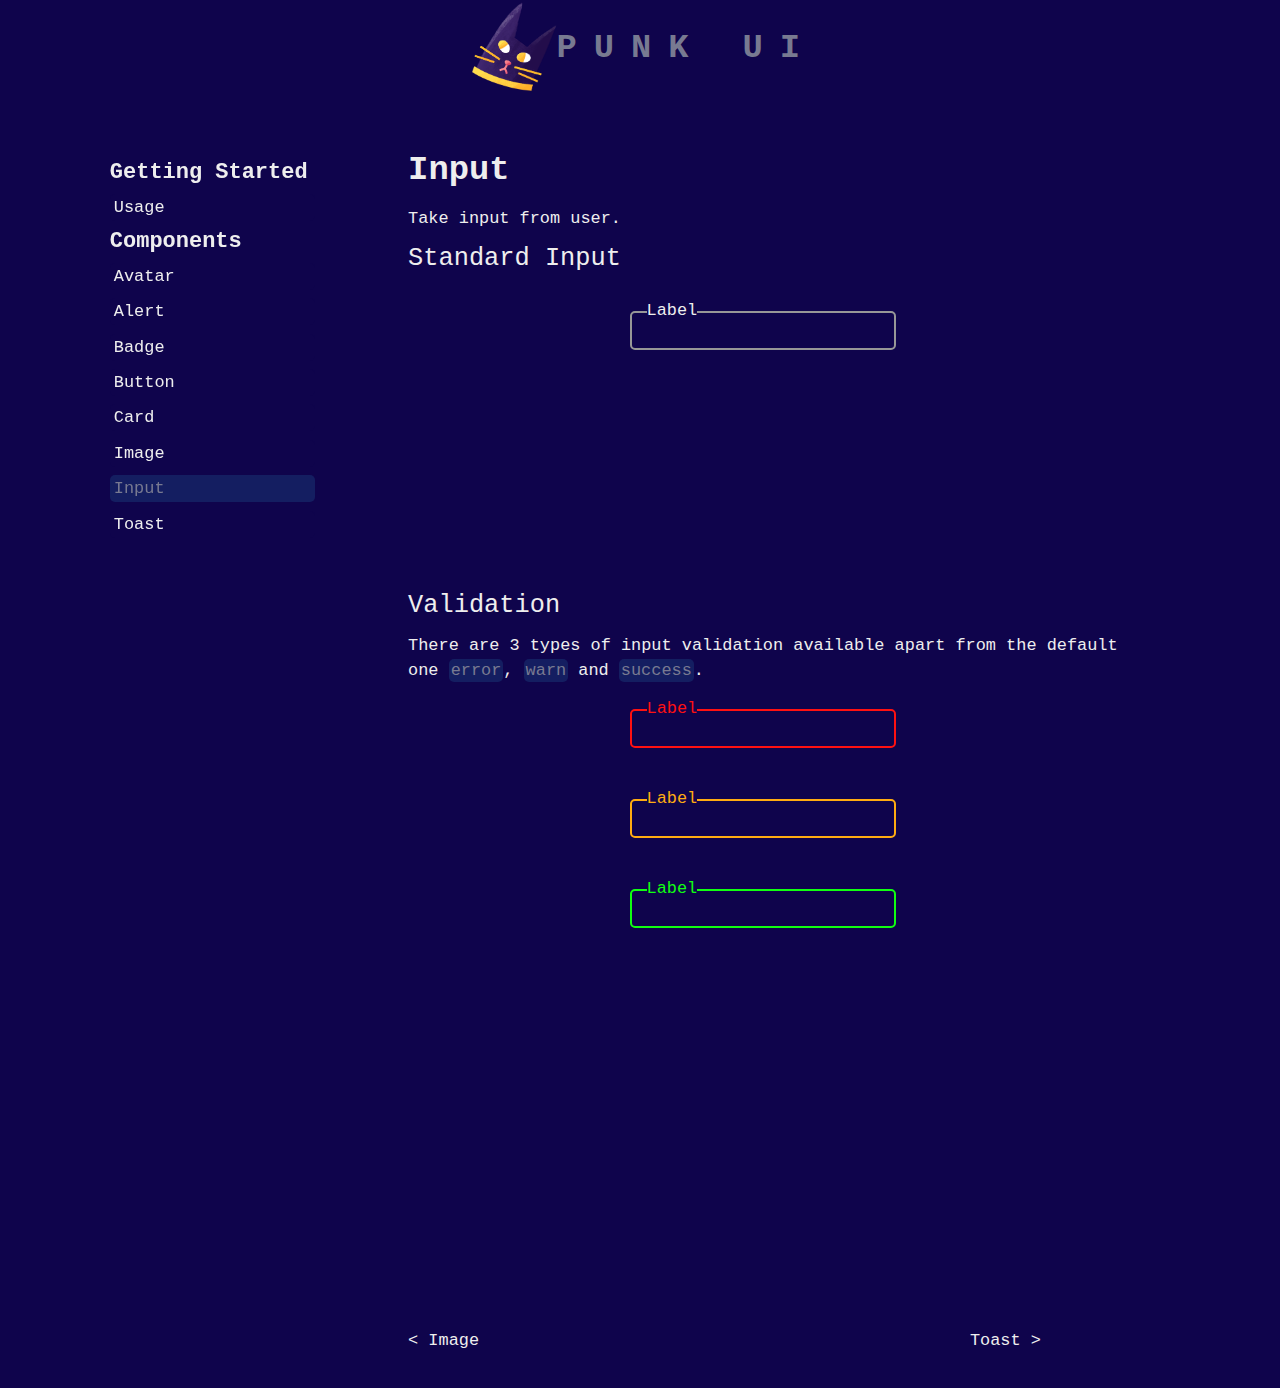
<file: pages/components/Input/input.html>
<!DOCTYPE html>
<html lang="en">
<head>
    <meta charset="UTF-8">
    <meta http-equiv="X-UA-Compatible" content="IE=edge">
    <meta name="viewport" content="width=device-width, initial-scale=1.0">
    <link rel="icon" type="image/x-icon" href="../../../images/logo.png">
    <link rel="stylesheet" href="../../../css/utilities.css">
    <link rel="stylesheet" href="../../../css/header.css">
    <link rel="stylesheet" href="../../../css/section.css">
    <link rel="stylesheet" href="../../../css/nav.css">
    <link rel="stylesheet" href="../../../css/footer.css">
    <link rel="stylesheet" href="../../../css/component.css">
    <link rel="stylesheet" href="./input.css">
    <title>Input</title>
</head>
<body>
    <div class="container">
        <!-- common header  ---------------------------------------------->
        <header>
            <div class="brand">
                <a href="../../../index.html"><img src="../../../images/logo.png" alt="logo"></a>
                <a href="../../../index.html"><h1 class="brand-text">PUNK UI</h1></a>
            </div>
        </header>

        <!-- mid wrapper  -->
        <div class="section">
            <div class="nav">
                <h1 class="nav-heading">Getting Started</h1>
                <a href="../../usage.html"><p>Usage</p></a>
                <h1 class="nav-heading">Components</h1>
                <a href="../Avatar/avatar.html"><p>Avatar</p></a>
                <a href="../Alert/alert.html"><p>Alert</p></a>
                <a href="../Badge/badge.html"><p>Badge</p></a>
                <a href="../Button/Button.html"><p>Button</p></a>
                <a href="../Card/card.html"><p>Card</p></a>
                <a href="../Image/image.html"><p>Image</p></a>
                <a style="color: #787A91;" href="../Input/input.html"><p style="background-color: #141e61;">Input</p></a>
                <!-- <a href="../List/list.html"><p>List</p></a>
                <a href="../Navigation/navigation.html"><p>Navigation</p></a> -->
                <a href="../Toast/toast.html"><p>Toast</p></a>
            </div>

            <!-- differing part  -------------------------------------------------------->
            <main>
                <div class="component">
                    <h1>Input</h1>
                    <p>Take input from user.</p>

                    <!-- input  ---------------------------------------------------->
                    <h2>Standard Input</h2>
                    <section>
                        <div class="input">
                            <input type="text">
                            <div>Label</div>
                        </div>
                    </section>

                    <iframe 
                        src="https://www.thiscodeworks.com/embed/628ae0fe0b60ca0015a882a5" 
                        style="width: 100%; height: 164px;" 
                        frameborder="0"
                        class="code-snippet"
                    ></iframe>

                    <!-- input validation  -->
                    <h2>Validation</h2>
                    <p>There are 3 types of input validation available apart from the default one <span class="highlight">error</span>, <span class="highlight">warn</span> and <span class="highlight">success</span>.</p>
                    <section>
                        <div class="input">
                            <input class="error" type="text">
                            <div class="error">Label</div>
                        </div>
                    </section>
                    <section>
                        <div class="input">
                            <input class="warn" type="text">
                            <div class="warn">Label</div>
                        </div>
                    </section>
                    <section>
                        <div class="input">
                            <input class="success" type="text">
                            <div class="success">Label</div>
                        </div>
                    </section>

                    <iframe 
                        src="https://www.thiscodeworks.com/embed/628ae2220b60ca0015a882a6" 
                        style="width: 100%; height: 268px;" 
                        frameborder="0"
                        class="code-snippet"
                    ></iframe>

                </div>
                <footer>
                    <a href="../Image/image.html"><p>&lt; Image</p></a>
                    <a href="../Toast/toast.html"><p>Toast &gt;</p></a>
                </footer>
            </main>
        </div>
    </div>
</body>
</html>
</file>
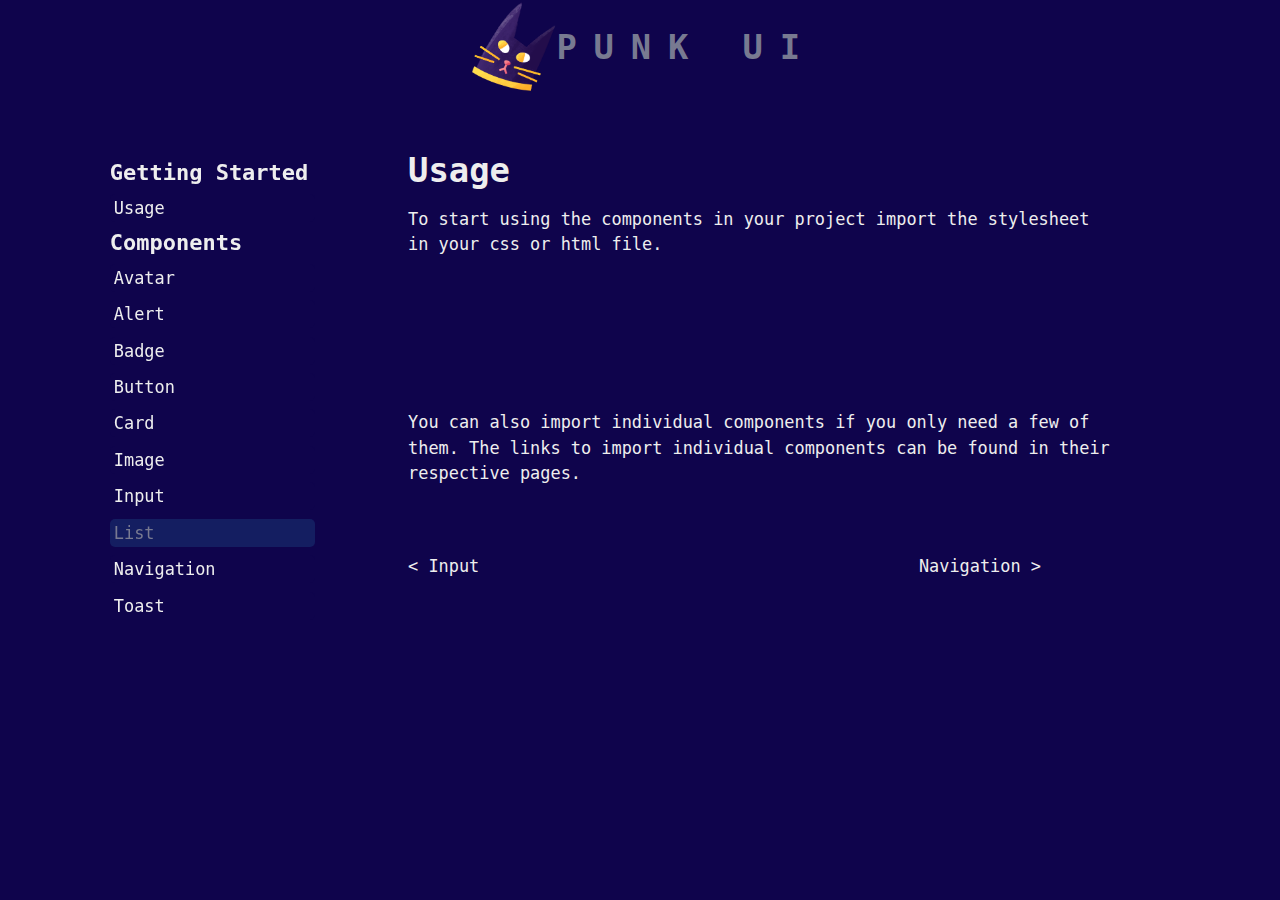
<file: pages/components/List/list.html>
<!DOCTYPE html>
<html lang="en">
<head>
    <meta charset="UTF-8">
    <meta http-equiv="X-UA-Compatible" content="IE=edge">
    <meta name="viewport" content="width=device-width, initial-scale=1.0">
    <link rel="icon" type="image/x-icon" href="../../../images/logo.png">
    <link rel="stylesheet" href="../../../css/utilities.css">
    <link rel="stylesheet" href="../../../css/header.css">
    <link rel="stylesheet" href="../../../css/section.css">
    <link rel="stylesheet" href="../../../css/nav.css">
    <link rel="stylesheet" href="../../../css/footer.css">
    <link rel="stylesheet" href="../../../css/component.css">
    <title>List</title>
</head>
<body>
    <div class="container">
        <!-- common header  ---------------------------------------------->
        <header>
            <div class="brand">
                <a href="../../../index.html"><img src="../../../images/logo.png" alt="logo"></a>
                <a href="../../../index.html"><h1 class="brand-text">PUNK UI</h1></a>
            </div>
        </header>

        <!-- mid wrapper  -->
        <div class="section">
            <div class="nav">
                <h1 class="nav-heading">Getting Started</h1>
                <a href="../../usage.html"><p>Usage</p></a>
                <h1 class="nav-heading">Components</h1>
                <a href="../Avatar/avatar.html"><p>Avatar</p></a>
                <a href="../Alert/alert.html"><p>Alert</p></a>
                <a href="../Badge/badge.html"><p>Badge</p></a>
                <a href="../Button/Button.html"><p>Button</p></a>
                <a href="../Card/card.html"><p>Card</p></a>
                <a href="../Image/image.html"><p>Image</p></a>
                <a href="../Input/input.html"><p>Input</p></a>
                <a style="color: #787A91;" href="../List/list.html"><p style="background-color: #141e61;">List</p></a>
                <a href="../Navigation/navigation.html"><p>Navigation</p></a>
                <a href="../Toast/toast.html"><p>Toast</p></a>
            </div>

            <!-- differing part  -------------------------------------------------------->
            <main>
                <div class="component">
                    <h1>Usage</h1>
                    <p>To start using the components in your project import the stylesheet in your css or html file.</p>

                    <iframe 
                        class="code-snippet"
                        src="https://www.thiscodeworks.com/embed/62890a20e32f2d001518d164" 
                        style="width: 100%; height: 115px;" 
                        frameborder="0"
                    ></iframe>

                    <p>You can also import individual components if you only need a few of them. The links to import individual components can be found in their respective pages.</p>
                </div>
                <footer>
                    <a href="../Input/input.html"><p>&lt; Input</p></a>
                    <a href="../Navigation/navigation.html"><p>Navigation &gt;</p></a>
                </footer>
            </main>
        </div>
    </div>
</body>
</html>
</file>
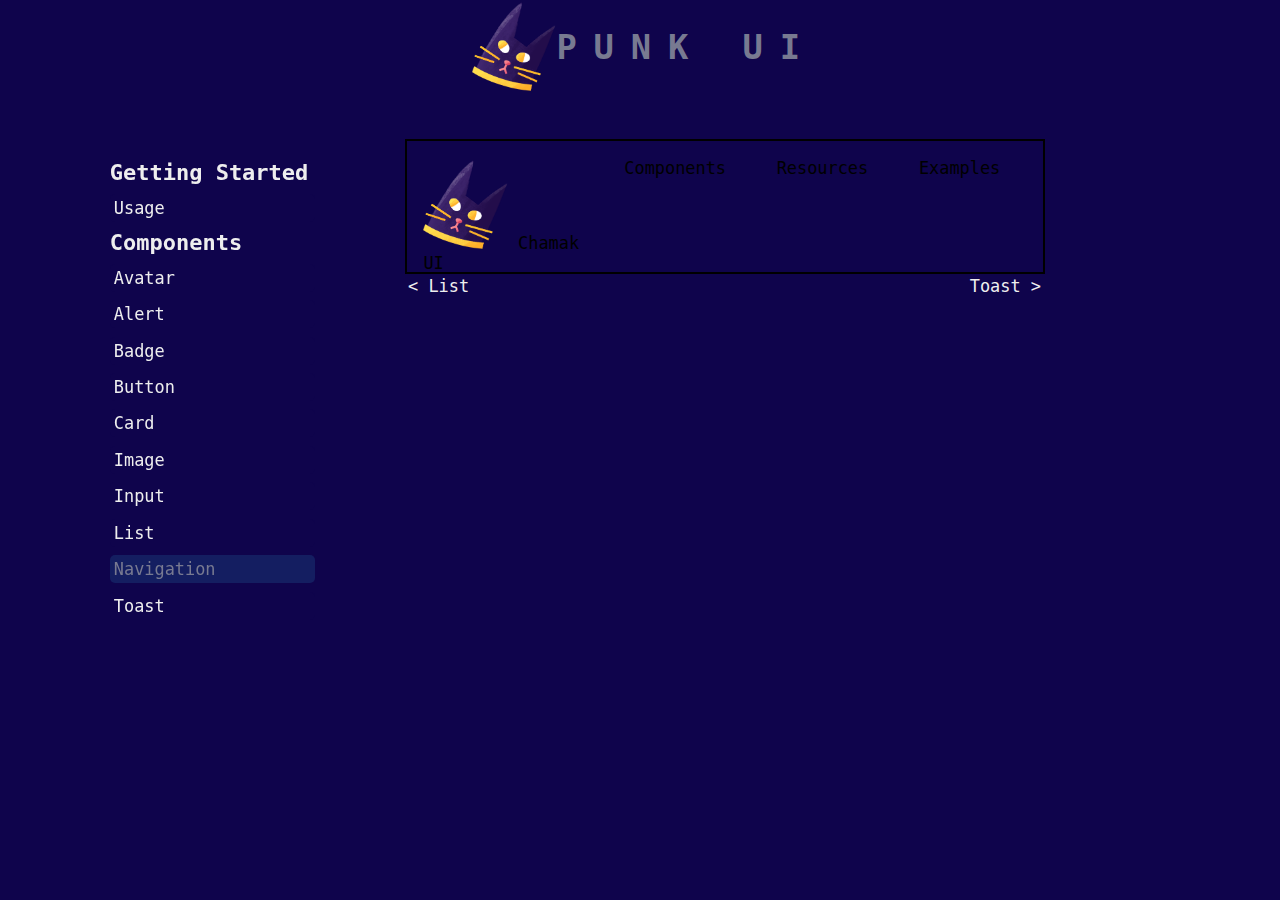
<file: pages/components/Navigation/navigation.html>
<!DOCTYPE html>
<html lang="en">
<head>
    <meta charset="UTF-8">
    <meta http-equiv="X-UA-Compatible" content="IE=edge">
    <meta name="viewport" content="width=device-width, initial-scale=1.0">
    <link rel="icon" type="image/x-icon" href="../../../images/logo.png">
    <link rel="stylesheet" href="../../../css/utilities.css">
    <link rel="stylesheet" href="../../../css/header.css">
    <link rel="stylesheet" href="../../../css/section.css">
    <link rel="stylesheet" href="../../../css/footer.css">
    <link rel="stylesheet" href="../../../css/nav.css">
    <link rel="stylesheet" href="../../../css/component.css">
    <link rel="stylesheet" href="./navigation.css">
    <title>Navigation</title>
</head>
<body>
    <div class="container">
        <!-- common header  ---------------------------------------------->
        <header>
            <div class="brand">
                <a href="../../../index.html"><img src="../../../images/logo.png" alt="logo"></a>
                <a href="../../../index.html"><h1 class="brand-text">PUNK UI</h1></a>
            </div>
        </header>

        <!-- mid wrapper  -->
        <div class="section">
            <div class="nav">
                <h1 class="nav-heading">Getting Started</h1>
                <a href="../../usage.html"><p>Usage</p></a>
                <h1 class="nav-heading">Components</h1>
                <a href="../Avatar/avatar.html"><p>Avatar</p></a>
                <a href="../Alert/alert.html"><p>Alert</p></a>
                <a href="../Badge/badge.html"><p>Badge</p></a>
                <a href="../Button/Button.html"><p>Button</p></a>
                <a href="../Card/card.html"><p>Card</p></a>
                <a href="../Image/image.html"><p>Image</p></a>
                <a href="../Input/input.html"><p>Input</p></a>
                <a href="../List/list.html"><p>List</p></a>
                <a style="color: #787A91;" href="../Navigation/navigation.html"><p style="background-color: #141e61;">Navigation</p></a>
                <a href="../Toast/toast.html"><p>Toast</p></a>
            </div>

            <!-- differing part  -------------------------------------------------------->
            <main>
                <div class="component">
                    <h1>Navigation</h1>

                    <section>
                        <header class="navigation">
                            <a href="#" class="navigation-brand-link">
                                <span>
                                    <img src="../../../images/logo.png" class="nav-brand-logo" alt="">
                                    <span class="nav-brand-name">Chamak UI</span>
                                </span>
                            </a>
                            <ul class="navigation-link-section">
                                <a href="">
                                    <li class="nav-link">Components</li>
                                </a>
                                <a href="">
                                    <li class="nav-link">Resources</li>
                                </a>
                                <a href="">
                                    <li class="nav-link">Examples</li>
                                </a>
                            </ul>
                        </header>
                    </section>

                    
                </div>
                <footer>
                    <a href="../List/list.html"><p>&lt; List</p></a>
                    <a href="../Toast/toast.html"><p>Toast &gt;</p></a>
                </footer>
            </main>
        </div>
    </div>
</body>
</html>
</file>
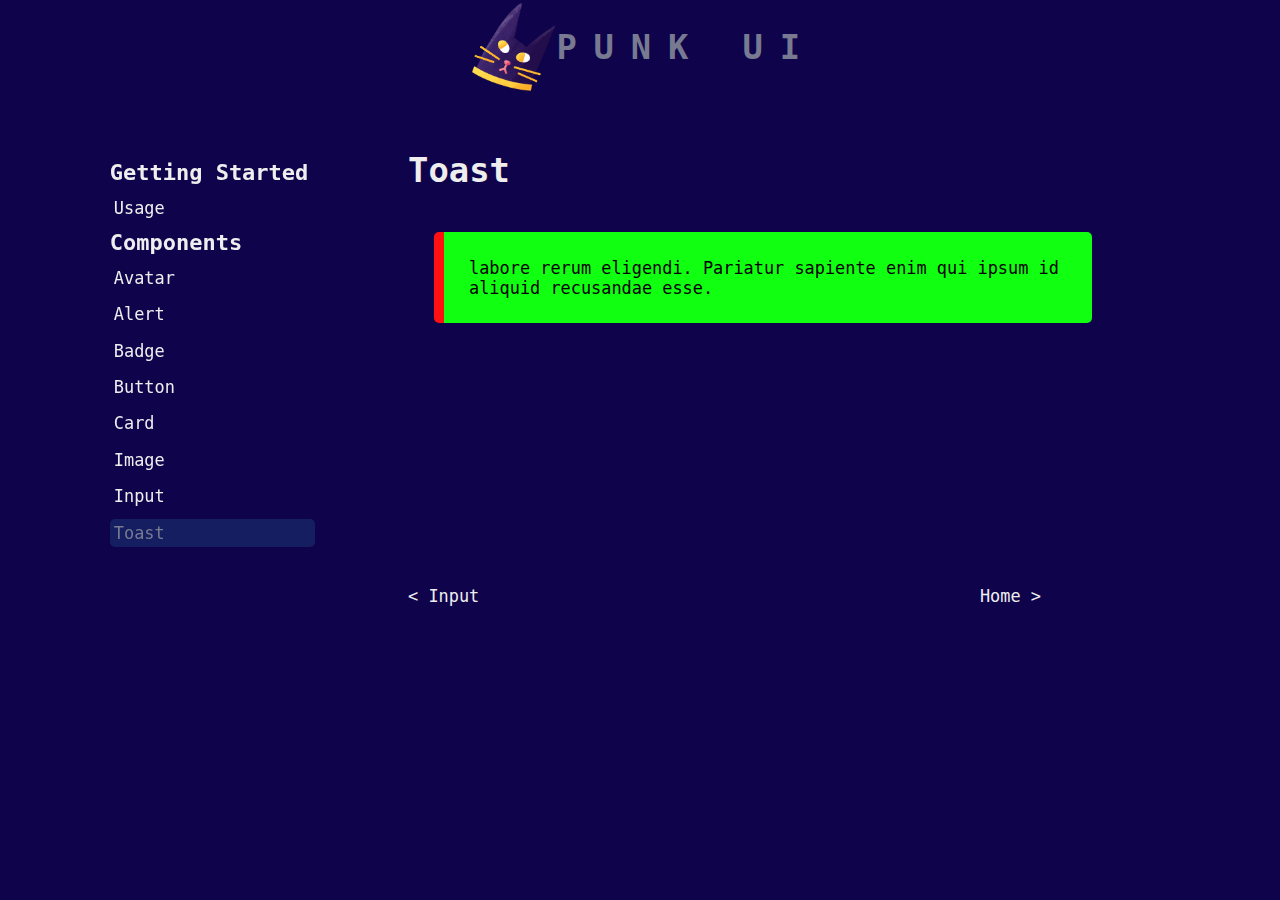
<file: pages/components/Toast/toast.html>
<!DOCTYPE html>
<html lang="en">
<head>
    <meta charset="UTF-8">
    <meta http-equiv="X-UA-Compatible" content="IE=edge">
    <meta name="viewport" content="width=device-width, initial-scale=1.0">
    <link rel="icon" type="image/x-icon" href="../../../images/logo.png">
    <link rel="stylesheet" href="../../../css/utilities.css">
    <link rel="stylesheet" href="../../../css/header.css">
    <link rel="stylesheet" href="../../../css/section.css">
    <link rel="stylesheet" href="../../../css/nav.css">
    <link rel="stylesheet" href="../../../css/footer.css">
    <link rel="stylesheet" href="../../../css/component.css">
    <link rel="stylesheet" href="./toast.css">
    <title>Toast</title>
</head>
<body>
    <div class="container">
        <!-- common header  ---------------------------------------------->
        <header>
            <div class="brand">
                <a href="../../../index.html"><img src="../../../images/logo.png" alt="logo"></a>
                <a href="../../../index.html"><h1 class="brand-text">PUNK UI</h1></a>
            </div>
        </header>

        <!-- mid wrapper  -->
        <div class="section">
            <div class="nav">
                <h1 class="nav-heading">Getting Started</h1>
                <a href="../../usage.html"><p>Usage</p></a>
                <h1 class="nav-heading">Components</h1>
                <a href="../Avatar/avatar.html"><p>Avatar</p></a>
                <a href="../Alert/alert.html"><p>Alert</p></a>
                <a href="../Badge/badge.html"><p>Badge</p></a>
                <a href="../Button/Button.html"><p>Button</p></a>
                <a href="../Card/card.html"><p>Card</p></a>
                <a href="../Image/image.html"><p>Image</p></a>
                <a href="../Input/input.html"><p>Input</p></a>
                <!-- <a href="../List/list.html"><p>List</p></a> -->
                <!-- <a href="../Navigation/navigation.html"><p>Navigation</p></a> -->
                <a style="color: #787A91;" href="../Toast/toast.html"><p style="background-color: #141e61;">Toast</p></a>
            </div>

            <!-- differing part  -------------------------------------------------------->
            <main>
                <div class="component">
                    <h1>Toast</h1>

                    <section>
                        <div class="toast">
                            labore rerum eligendi. Pariatur sapiente enim qui ipsum id aliquid recusandae esse.
                        </div>
                    </section>

                    <iframe 
                        src="https://www.thiscodeworks.com/embed/628ae8a20b60ca0015a882a7" 
                        style="width: 100%; height: 164px;" 
                        frameborder="0"
                    ></iframe>

                </div>
                <footer>
                    <a href="../Input/input.html"><p>&lt; Input</p></a>
                    <a href="../../../index.html"><p>Home &gt;</p></a>
                </footer>
            </main>
        </div>
    </div>
</body>
</html>
</file>
<file: css/utilities.css>
*{
    box-sizing: border-box;
    margin: 0;
    padding: 0;

    /* theme  */
    --background-dark-primary: #0f044c;
    --background-dark-shadow: #141e61;
    --text-color-primary: #eeeeee;
    --text-color-shadow: #787A91;

    /* colors  */
    --color-success: rgb(17, 255, 17);
    --color-danger: rgb(255, 17, 17);
    --color-info: rgb(17, 17, 255);
    --color-offline: rgb(151, 151, 151);
    --color-warning: rgb(255, 172, 17);
}

body{
    height: 100vh;
    font-family: monospace;
    font-size: 1.3em;
    background-color: var(--background-dark-primary);
    color: var(--text-color-primary);
}

a{
    text-decoration: none;
    color: var(--text-color-primary);
}
a:hover{
    color: var(--text-color-shadow);
}

.container{
    margin: 0 5em;
}

img{
    max-width: 100%;
}

/* each component  */
section{
    display: flex;
    justify-content: center;
    align-items: center;
}
section > *{
    margin: 2vw;
}

@media screen and (max-width: 780px){
    .container{
        margin: 0 10px;
    }
}
</file>
<file: css/section.css>
.section{
    display: flex;
    height: auto;
}

.section main, .nav{
    margin-top: 15vh;
}

.section main{
    margin-left: 20vw;
    margin-top: 13vh;
}

.section main h1{
    margin-bottom: 0.5em;
}

.section main p{
    line-height: 1.5em;
}

.section main h2{
    margin-bottom: 0.5em;
    margin-top: 0.5em;
    font-weight: lighter;
}

@media screen and (max-width: 780px){
    .section{
        width: auto;
        display: flex;
        flex-direction: column;
    }
    .nav{
        display: none;
    }
    .section main{
        margin-left: 0;
    }
}
</file>
<file: css/nav.css>
@import url(./utilities.css);

.nav{
    width: 20vw;
    padding: 1.5em;
    position: fixed;
}

.nav > h1{
    font-size: 1.3em;
    font-weight: bold;
}

.nav p{
    margin: 0.5em 0;
    padding: 4px;
    background-color: var(--background-dark-primary);
    cursor: pointer;
    border-radius: 5px;
}


.nav p:hover{
    background-color: var(--background-dark-shadow);
    color: var(--text-color-shadow);
}
.nav .nav-heading{
    cursor: inherit;
}
</file>
<file: css/footer.css>
@import url(./utilities.css);

footer{
    width: 60vw;
    display: flex;
    justify-content: space-between;
    padding: 2em 4em;
}

footer > p{
    cursor: pointer;
}

footer > p:hover{
    color: var(--text-color-shadow);
}

@media screen and (max-width: 780px){
    footer{
        width: 95vw;
        padding: 2em 1em;
    }
}
</file>
<file: css/component.css>
@import url(./utilities.css);

.component{
    padding: 2em 4em;
    max-width: 50em;
}

.code-snippet{
    margin: 2em 0 0 0;
    overflow-y: hidden;
}

@media screen and (max-width: 780px){
    .component{
        padding: 2em 1em;
    }
}

/* highlight  */
.highlight{
    background-color: var(--background-dark-shadow);
    color: var(--text-color-shadow);
    padding: 2px;
    border-radius: 5px;
}
</file>
<file: css/header.css>
@import url(./utilities.css);

header{
    height: 15vh;
    position: fixed;
    width: 87.5%;
    background-color: var(--background-dark-primary);
    z-index: 10;
}

header >.brand{
    display: flex;
    justify-content: center;
    align-items: center;
}

header img{
    transition: all 0.5s ease;
}

header img:hover{
    transform: rotate(20deg);
    cursor: pointer;
}

header .brand-text{
    letter-spacing: 0.5em;
    color: var(--text-color-shadow);
    transition: all 0.5s ease;
}

header .brand-text:hover{
    color: var(--text-color-primary);
}

header img{
    width: 5em;
    height: auto;
}

@media screen and (max-width: 780px){
    header{
        width: 95vw;
        height: 12vh;
    }
    header .brand-text{
        letter-spacing: 0.2em;
    }
}
</file>
<file: pages/components/Alert/alert.css>
@import url(../../../css/utilities.css);

section{
    display: flex;
    flex-direction: column;
    align-items: flex-start;
}

/* alert ----------------------------------------------------------------- */
.alert{
    padding: 10px;
    border-radius: 5px;
}
.alert-success{
    background-color: var(--color-success);
}
.alert-danger{
    background-color: var(--color-danger);
}
.alert-warning{
    background-color: var(--color-warning);
}.alert-info{
    background-color: var(--color-info);
}
</file>
<file: pages/components/Avatar/avatar.css>
/* avatar ------------------------------------------------------- */
.avatar{
    border-radius: 50%;
    background-color: rgb(82, 0, 71);
    position: relative;
}
.avatar-xl{
    width: 4em;
    height: 4em;
}
.avatar-lg{
    width: 3em;
    height: 3em;
}
.avatar-std{
    width: 2em;
    height: 2em;
}
.avatar-sm{
    width: 1.5em;
    height: 1.5em;
}
.avatar-xs{
    width: 1em;
    height: 1em;
}

/* avatar status  */
.avatar-status{
    width: 15px;
    height: 15px;
    border-radius: 50%;
    position: absolute;
    bottom: 0.001em;
    right: 0.3em;
    border: 2.5px solid #fff;
}
.dnd{
    background-color: var(--color-danger);
}
.online{
    background-color: var(--color-success);
}
.offline{
    background-color: var(--color-offline);
}
.avatar-lg > .offline, .avatar-lg > .online, .avatar-lg > .dnd{
    width: 12px;
    height: 12px;
    bottom: 0.001em;
    right: 0.2em;
}
.avatar-std > .offline, .avatar-std > .online, .avatar-std > .dnd{
    width: 10px;
    height: 10px;
    bottom: 0.001em;
    right: 0.001em;
}
</file>
<file: pages/components/Badge/badge.css>
/* badge -------------------------------------------------------------------- */
.badge-count{
    color: #fff;
    border-radius: 50%;
    position: absolute;
    bottom: 0.001em;
    right: 0.3em;
    width: 15px;
    height: 15px;
    background-color: red;
    font-size: small;
    padding: 0 0 0 5px;
    font-weight: bold;
}
.avatar-lg > .badge-count{
    font-size: x-small;
    width: 12px;
    height: 12px;
    bottom: 0.001em;
    right: 0.2em;
    padding: 0 0 0 4px;
}
.avatar-std > .badge-count{
    font-size: xx-small;
    width: 10px;
    height: 10px;
    bottom: 0.001em;
    right: 0.001em;
    padding: 0 0 0 3px;
}
.icon.badge{
    width: 2em;
    position: relative;
}
.icon > .badge-count{
    position: absolute;
    font-size: small;
    width: 15px;
    height: 15px;
    bottom: 1.8em;
    right: 0;
    left: 1.8em;
    padding: 0 0px 0 5px;
}
</file>
<file: pages/components/Button/button.css>
@import url(../../../css/utilities.css);

/* button ------------------------------------------------------------------ */
.btn{
    padding: 10px;
    border-radius: 5px;
    border: none;
}
.btn:hover{
    cursor: pointer;
}
.btn.btn-primary{
    background-color: var(--color-success);
}
.btn.btn-secondary{
    background-color: var(--color-info);
}
.btn.btn-danger{
    background-color: var(--color-danger);
}

.btn.btn-outline-primary{
    border: 1px solid var(--color-success);
    color: var(--color-success);
    background-color: transparent;
}
.btn.btn-outline-primary:hover{
    background-color: var(--color-success);
    border: 1px solid #fff;
    color: #fff;
}
.btn.btn-outline-secondary{
    border: 1px solid var(--color-info);
    background-color: transparent;
}
.btn.btn-outline-secondary:hover{
    background-color: var(--color-info);
    border: 1px solid #fff;
}
.btn.btn-outline-danger{
    border: 1px solid var(--color-danger);
    color: var(--color-danger);
    background-color: transparent;
}
.btn.btn-outline-danger:hover{
    background-color: var(--color-danger);
    border: 1px solid #fff;
    color: #fff;
}

.btn-icon{
    display: flex;
    justify-content: space-between;
    align-items: center;
}
.btn-icon > img{
    width: 1.8em;
    height: 1.8em;
    margin-right: 10px;
}
</file>
<file: pages/components/Card/card.css>
/* card ------------------------------------------------------------------ */
.card{
    width: 30em;
    height: 20em;
    border-radius: 5px;
    box-shadow: 1px 1px 5px rgb(197, 197, 197);
    cursor: pointer;
}
.card-hz{
    display: flex;
    justify-content: center;
    align-items: stretch;
    padding: 1em;
}
.card-hz > img{
    size: cover;
    width: 30em;
    padding-right: 1em;
    border-radius: 5px;
    max-width: 100%;
}
.card-heading{
    font-size: 1.5em;
    color: #fff;
}
.card-text > a{
    text-decoration: none;
}
.card-sub-heading{
    font-size: 1em;
    color: rgb(122, 122, 122);
}
.card-para{
    margin-top: 2em;
    margin-bottom: 2em;
}
.price{
    font-size: 2em;
}
.price-original{
    color: rgb(122, 122, 122);
    text-decoration: line-through;
}
.card:hover{
    box-shadow: 2px 2px 15px rgb(197, 197, 197);
}

@media screen and (max-width: 780px){
    .card{
        height: 13em;
    }
    .card-hz{
        padding: 10px;
    }
    .card-heading{
        font-size: 1em;
    }
    .card-sub-heading{
        font-size: 0.7em;
    }
    .card-para{
        font-size: 0.5em;
    }
    .card-hz > img{
        width: 30vw;
        padding-right: 5px;
    }
    .price{
        font-size: 1em;
    }
}
</file>
<file: pages/components/Image/image.css>
/* image ------------------------------------------------------------- */
.img-res{
    width: 100%;
    height: auto;
}

.img-round{
    width: 20em;
    height: auto;
    border-radius: 50%;
}
</file>
<file: pages/components/Input/input.css>
@import url(../../../css/utilities.css);

/* input ------------------------------------------------------------- */
.input > input{
    padding: 10px;
    min-width: 20em;
    border-radius: 5px;
    background-color: transparent;
    border: 2px solid var(--color-offline);
}
.input{
    position: relative;
}
.input > div{
    position: absolute;
    bottom: 1.8em;
    left: 1em;
    z-index: 2;
    background-color: var(--background-dark-primary);
    z-index: 3;
}

/* input validation  */
.input > input.error{
    border: 2px solid var(--color-danger);
}
.input > div.error{
    color: var(--color-danger);
}

.input > input.warn{
    border: 2px solid var(--color-warning);
}
.input > div.warn{
    color: var(--color-warning);
}

.input > input.success{
    border: 2px solid var(--color-success);
}
.input > div.success{
    color: var(--color-success);
}

input:focus{
    outline: none;
}
</file>
<file: pages/components/Navigation/navigation.css>
/* navigation ---------------------------------------------------- */
.navigation{
    display: flex;
    justify-content: space-between;
    width: 50%;
    color: black;
    padding: 1em;
    border: 2px solid black;
}
.navigation a{
    text-decoration: none;
    color: black;
}
.navigation-link-section{
    display: flex;
    list-style: none;
}
.navigation-link-section li{
    margin-left: 1.5em;
    margin-right: 1.5em;
}
</file>
<file: pages/components/Toast/toast.css>
/* toast ----------------------------------------------------------------- */
.toast{
    background-color: var(--color-success);
    padding: 1.5em;
    width: 50em;
    border-radius: 5px;
    border-left: 10px solid var(--color-danger);
    color: black;
}

@media screen and (max-width: 768px){
    .toast{
        padding: 0.5em;
    }
}
</file>
<file: css/docs.css>
/* reset ------------------------------------------- */
*{
    box-sizing: border-box;
    margin: 0;
    padding: 0;

    /* theme  */
    --background-dark-primary: #0f044c;
    --background-dark-shadow: #141e61;
    --text-color-primary: #eeeeee;
    --text-color-shadow: #787A91;
}

.logo{
    max-width: 100%;
    /* border: 1px solid black; */
    height: auto;
}

a{
    text-decoration: none;
    color: black;
}
footer a{
    color: var(--text-color-shadow);
    transition: all 0.5s ease;
}
footer a:hover{
    color: var(--text-color-primary);
}

body{
    background-color: var(--background-dark-primary);
    color: var(--text-color-shadow);
    font-family: monospace;
    font-size: 1.7em;
    height: 100vh;
}

.container{
    margin: 1em 3em;
}

/* main -------------------------- */
.brand-text{
    /* border: 1px solid black; */
    font-size: 8em;
    letter-spacing: 0.2em;
    text-align: center;
    transition: all 0.5s ease;
}
.brand-text:hover{
    color: var(--text-color-primary);
}
.flex-row{
    display: flex;
    align-items: center;
    justify-content: space-around;
    flex-wrap: wrap;
}
.logo{
    margin-top: -8em;
    /* border: 1px solid black; */
    transition: all 1s ease;
    width: 20em;
    height: auto;
}
.logo:hover{
    transform: rotate(20deg);
}

/* info -----------------------------------------------------*/
.info{
    max-width: 40vw;
    /* border: 1px solid black; */
}
.info .buttons{
    margin-top: 1em;
    display: flex;
}
.info button{
    padding: 1em;
    width: 10em;
    border-radius: 20px;
    margin-right: 1em;
    background-color: var(--text-color-shadow);
    cursor: pointer;
}
.info button:hover{
    background-color: var(--text-color-primary);
}
footer{
    text-align: center;
}

@media screen and (max-width: 780px){
    .brand-text{
        font-size: 2em;
        letter-spacing: 0.1em;
        text-align: center;
        transition: all 0.5s ease;
        margin-top: 0.5em;
    }
    .flex-row{
        display: flex;
        flex-direction: column;
        align-items: center;
        justify-content: space-around;
        flex-wrap: wrap;
    }
    .logo{
        margin-top: -3em;
        /* border: 1px solid black; */
        width: 15em;
    }
    .container{
        margin: 1em 1.5em;
    }
    .info{
        max-width: 100em;
        /* border: 1px solid black; */
        margin-top: 2em;
    }
    .buttons{
        display: flex;
        flex-direction: column;
        align-items: flex-start;
        justify-content: center;
    }
    .buttons > button{
        margin-bottom: 10px;
    }
    footer{
        margin-top: 2em;
        text-align: center;
    }
}
</file>
